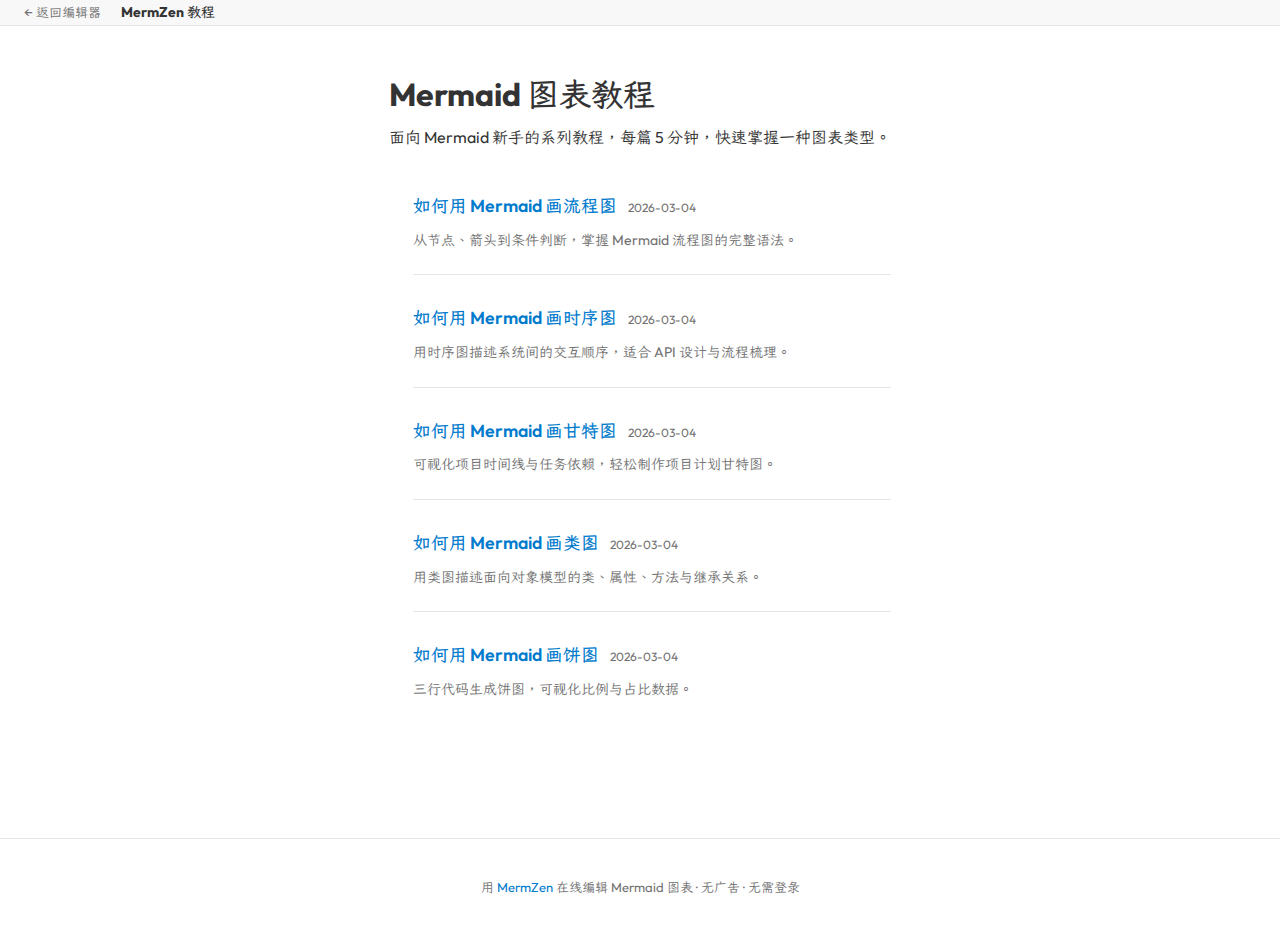
<file: blog/index.html>
<!DOCTYPE html>
<html lang="zh-CN">
<head>
  <meta charset="UTF-8">
  <meta name="viewport" content="width=device-width, initial-scale=1.0">
  <title>Mermaid 图表教程 - MermZen</title>
  <meta name="description" content="MermZen 出品的 Mermaid 图表教程，涵盖流程图、时序图、甘特图、类图、饼图，5分钟快速上手。">
  <meta name="robots" content="index, follow">
  <link rel="canonical" href="https://caoergou.github.io/mermzen/blog/">
  <link rel="icon" type="image/svg+xml" href="data:image/svg+xml,<svg xmlns='http://www.w3.org/2000/svg' viewBox='0 0 32 32'><rect width='32' height='32' rx='6' fill='%23333'/><circle cx='16' cy='7' r='3' fill='%2300b4d8'/><circle cx='7' cy='25' r='3' fill='%2300b4d8'/><circle cx='25' cy='25' r='3' fill='%2300b4d8'/><line x1='16' y1='10' x2='7' y2='22' stroke='%2300b4d8' stroke-width='2'/><line x1='16' y1='10' x2='25' y2='22' stroke='%2300b4d8' stroke-width='2'/></svg>">
  <link rel="preconnect" href="https://fonts.googleapis.com">
  <link rel="preconnect" href="https://fonts.gstatic.com" crossorigin>
  <link rel="stylesheet" href="https://fonts.googleapis.com/css2?family=Outfit:wght@400;500;600;700&family=LXGW+WenKai+TC&display=swap">
  <link rel="stylesheet" href="../style.css">
  <link rel="stylesheet" href="blog.css">
</head>
<body>
  <header class="blog-header">
    <a href="../index.html">← 返回编辑器</a>
    <span class="blog-logo">MermZen 教程</span>
  </header>

  <main class="blog-post">
    <h1>Mermaid 图表教程</h1>
    <p>面向 Mermaid 新手的系列教程，每篇 5 分钟，快速掌握一种图表类型。</p>

    <ul class="post-list">
      <li>
        <a href="flowchart.html">如何用 Mermaid 画流程图</a>
        <span class="post-date">2026-03-04</span>
        <p>从节点、箭头到条件判断，掌握 Mermaid 流程图的完整语法。</p>
      </li>
      <li>
        <a href="sequence.html">如何用 Mermaid 画时序图</a>
        <span class="post-date">2026-03-04</span>
        <p>用时序图描述系统间的交互顺序，适合 API 设计与流程梳理。</p>
      </li>
      <li>
        <a href="gantt.html">如何用 Mermaid 画甘特图</a>
        <span class="post-date">2026-03-04</span>
        <p>可视化项目时间线与任务依赖，轻松制作项目计划甘特图。</p>
      </li>
      <li>
        <a href="class.html">如何用 Mermaid 画类图</a>
        <span class="post-date">2026-03-04</span>
        <p>用类图描述面向对象模型的类、属性、方法与继承关系。</p>
      </li>
      <li>
        <a href="pie.html">如何用 Mermaid 画饼图</a>
        <span class="post-date">2026-03-04</span>
        <p>三行代码生成饼图，可视化比例与占比数据。</p>
      </li>
    </ul>
  </main>

  <footer class="blog-footer">
    <p>用 <a href="../index.html">MermZen</a> 在线编辑 Mermaid 图表 · 无广告 · 无需登录</p>
  </footer>
</body>
</html>
</file>
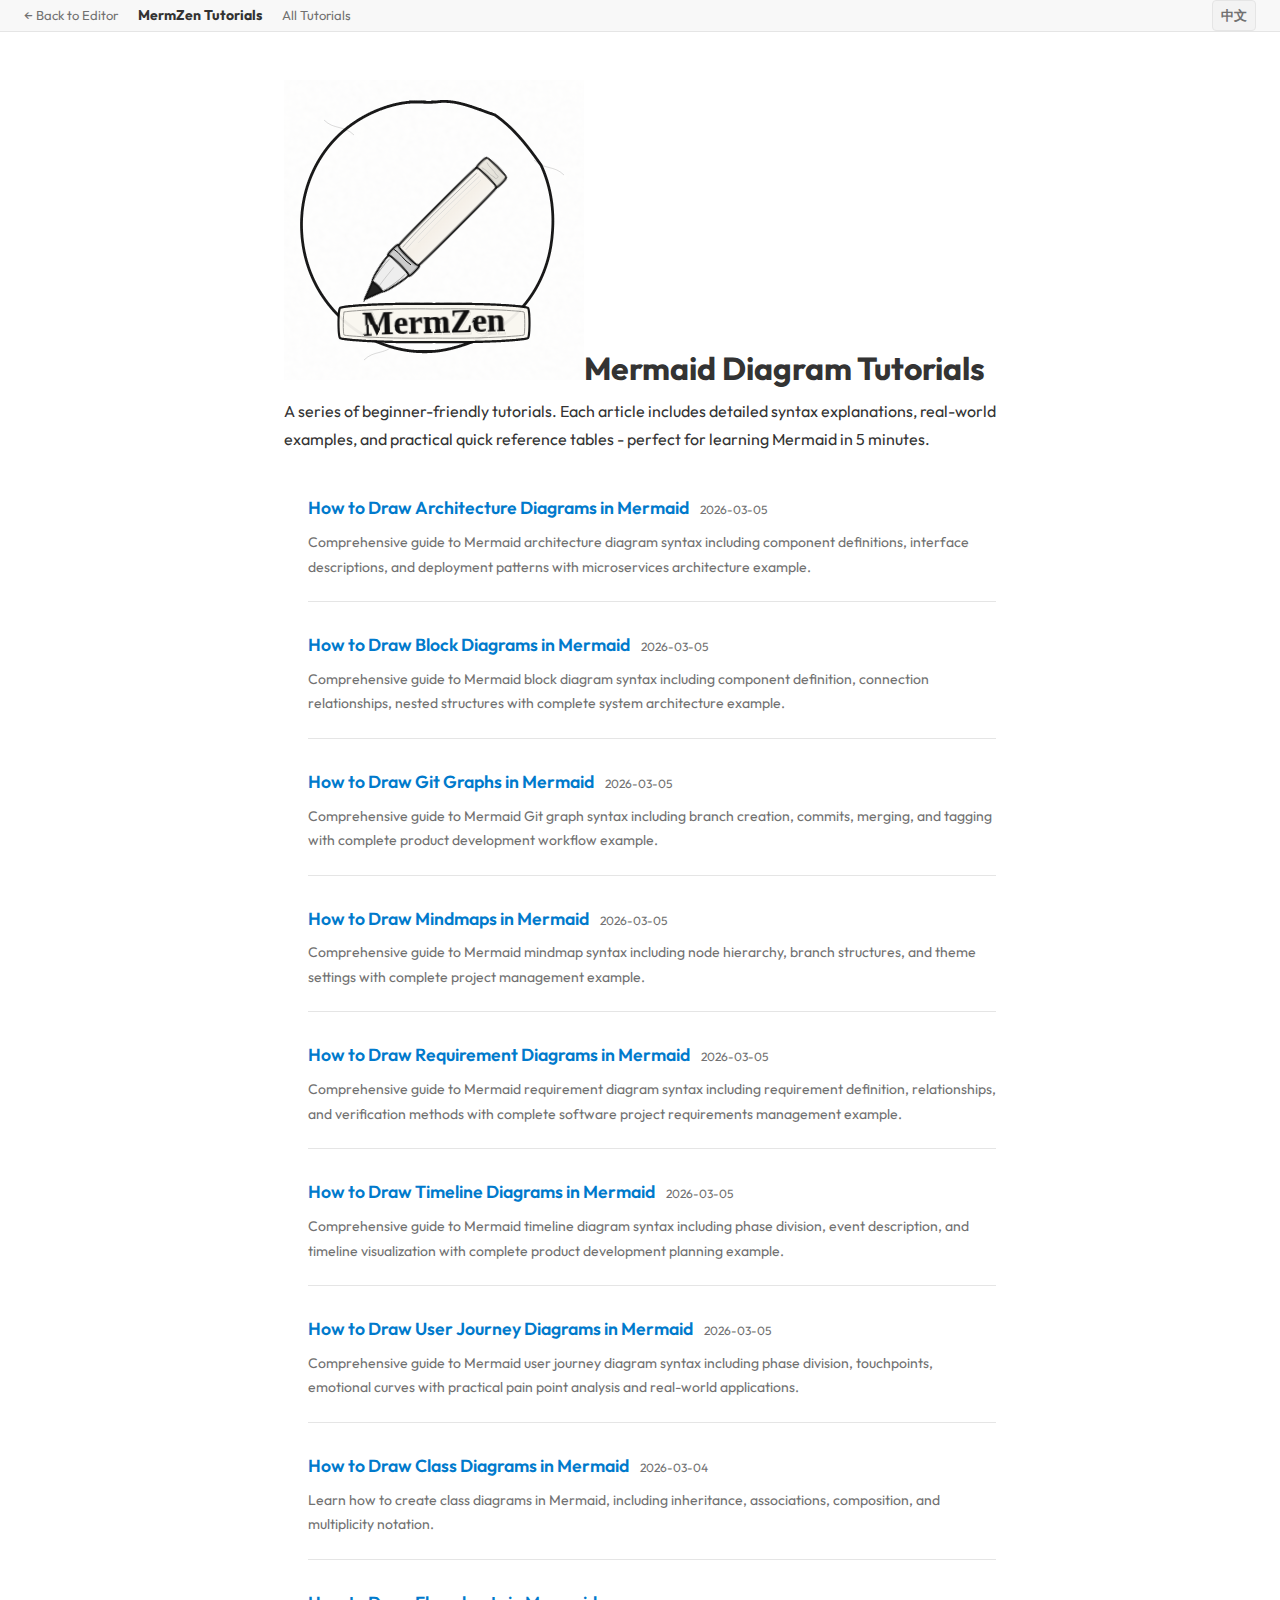
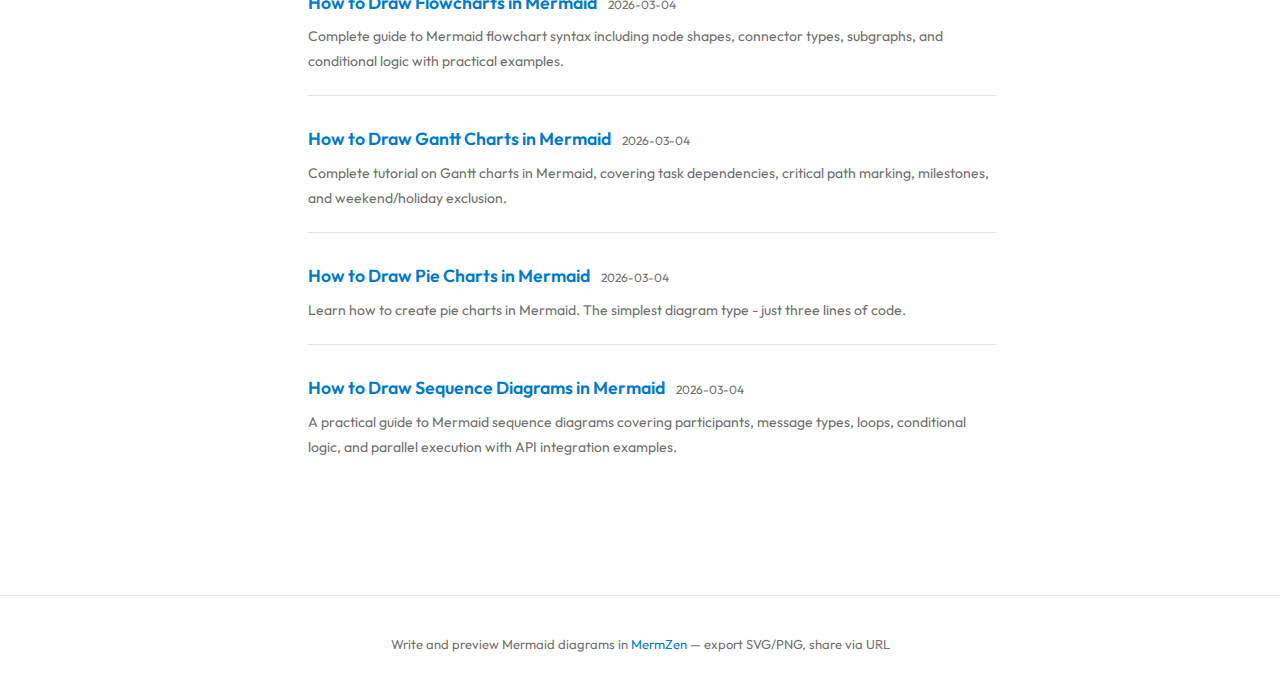
<file: blog/en/index.html>
<!DOCTYPE html>
<html lang="en">
<head>
  <meta charset="UTF-8">
  <meta name="viewport" content="width=device-width, initial-scale=1.0">
  <title>Mermaid Diagram Tutorials - MermZen</title>
  <meta name="description" content="Complete Mermaid diagram tutorials with syntax explanations, practical examples, and quick reference tables - perfect for beginners.">
  <meta name="robots" content="index, follow">
  <link rel="canonical" href="https://eric.run.place/MermZen/blog/en/">
  <link rel="icon" type="image/svg+xml" href="../../logo.svg">
  <link rel="preconnect" href="https://fonts.googleapis.com">
  <link rel="preconnect" href="https://fonts.gstatic.com" crossorigin>
  <link rel="stylesheet" href="https://fonts.googleapis.com/css2?family=Outfit:wght@400;500;600;700&display=swap">
  <link rel="stylesheet" href="../../style.css">
  <link rel="stylesheet" href="../blog.css">
</head>
<body>
  <header class="blog-header">
    <a href="../../index.html">← Back to Editor</a>
    <span class="blog-logo">MermZen Tutorials</span>
    <a href="index.html">All Tutorials</a>
    <div class="blog-header__spacer"></div>
    <a href="../zh/index.html" class="lang-toggle-btn" title="查看中文版本">中文</a>
  </header>

  <main class="blog-post">
    <h1><img src="../../logo.svg" class="blog-h1-icon" alt="">Mermaid Diagram Tutorials</h1>
    <p>A series of beginner-friendly tutorials. Each article includes detailed syntax explanations, real-world examples, and practical quick reference tables - perfect for learning Mermaid in 5 minutes.</p>

    <ul class="post-list">
<!-- POST_LIST_START -->
      <li>
        <a href="architecture.html">How to Draw Architecture Diagrams in Mermaid</a>
        <span class="post-date">2026-03-05</span>
        <p>Comprehensive guide to Mermaid architecture diagram syntax including component definitions, interface descriptions, and deployment patterns with microservices architecture example.</p>
      </li>
      <li>
        <a href="block.html">How to Draw Block Diagrams in Mermaid</a>
        <span class="post-date">2026-03-05</span>
        <p>Comprehensive guide to Mermaid block diagram syntax including component definition, connection relationships, nested structures with complete system architecture example.</p>
      </li>
      <li>
        <a href="gitgraph.html">How to Draw Git Graphs in Mermaid</a>
        <span class="post-date">2026-03-05</span>
        <p>Comprehensive guide to Mermaid Git graph syntax including branch creation, commits, merging, and tagging with complete product development workflow example.</p>
      </li>
      <li>
        <a href="mindmap.html">How to Draw Mindmaps in Mermaid</a>
        <span class="post-date">2026-03-05</span>
        <p>Comprehensive guide to Mermaid mindmap syntax including node hierarchy, branch structures, and theme settings with complete project management example.</p>
      </li>
      <li>
        <a href="requirement.html">How to Draw Requirement Diagrams in Mermaid</a>
        <span class="post-date">2026-03-05</span>
        <p>Comprehensive guide to Mermaid requirement diagram syntax including requirement definition, relationships, and verification methods with complete software project requirements management example.</p>
      </li>
      <li>
        <a href="timeline.html">How to Draw Timeline Diagrams in Mermaid</a>
        <span class="post-date">2026-03-05</span>
        <p>Comprehensive guide to Mermaid timeline diagram syntax including phase division, event description, and timeline visualization with complete product development planning example.</p>
      </li>
      <li>
        <a href="journey.html">How to Draw User Journey Diagrams in Mermaid</a>
        <span class="post-date">2026-03-05</span>
        <p>Comprehensive guide to Mermaid user journey diagram syntax including phase division, touchpoints, emotional curves with practical pain point analysis and real-world applications.</p>
      </li>
      <li>
        <a href="class.html">How to Draw Class Diagrams in Mermaid</a>
        <span class="post-date">2026-03-04</span>
        <p>Learn how to create class diagrams in Mermaid, including inheritance, associations, composition, and multiplicity notation.</p>
      </li>
      <li>
        <a href="flowchart.html">How to Draw Flowcharts in Mermaid</a>
        <span class="post-date">2026-03-04</span>
        <p>Complete guide to Mermaid flowchart syntax including node shapes, connector types, subgraphs, and conditional logic with practical examples.</p>
      </li>
      <li>
        <a href="gantt.html">How to Draw Gantt Charts in Mermaid</a>
        <span class="post-date">2026-03-04</span>
        <p>Complete tutorial on Gantt charts in Mermaid, covering task dependencies, critical path marking, milestones, and weekend/holiday exclusion.</p>
      </li>
      <li>
        <a href="pie.html">How to Draw Pie Charts in Mermaid</a>
        <span class="post-date">2026-03-04</span>
        <p>Learn how to create pie charts in Mermaid. The simplest diagram type - just three lines of code.</p>
      </li>
      <li>
        <a href="sequence.html">How to Draw Sequence Diagrams in Mermaid</a>
        <span class="post-date">2026-03-04</span>
        <p>A practical guide to Mermaid sequence diagrams covering participants, message types, loops, conditional logic, and parallel execution with API integration examples.</p>
      </li>
    <!-- POST_LIST_END -->
    </ul>
  </main>

  <footer class="blog-footer">
    <p>Write and preview Mermaid diagrams in <a href="../../index.html">MermZen</a> — export SVG/PNG, share via URL</p>
  </footer>
  <script>
    (function () {
      // Auto dark theme detection
      var theme = localStorage.getItem('theme');
      if (theme === 'dark' || (!theme && window.matchMedia('(prefers-color-scheme: dark)').matches)) {
        document.documentElement.setAttribute('data-theme', 'dark');
      }
      // Listen for system theme changes
      window.matchMedia('(prefers-color-scheme: dark)').addEventListener('change', function(e) {
        if (!localStorage.getItem('theme')) {
          document.documentElement.setAttribute('data-theme', e.matches ? 'dark' : 'light');
        }
      });
    })();
  </script>
</body>
</html>
</file>
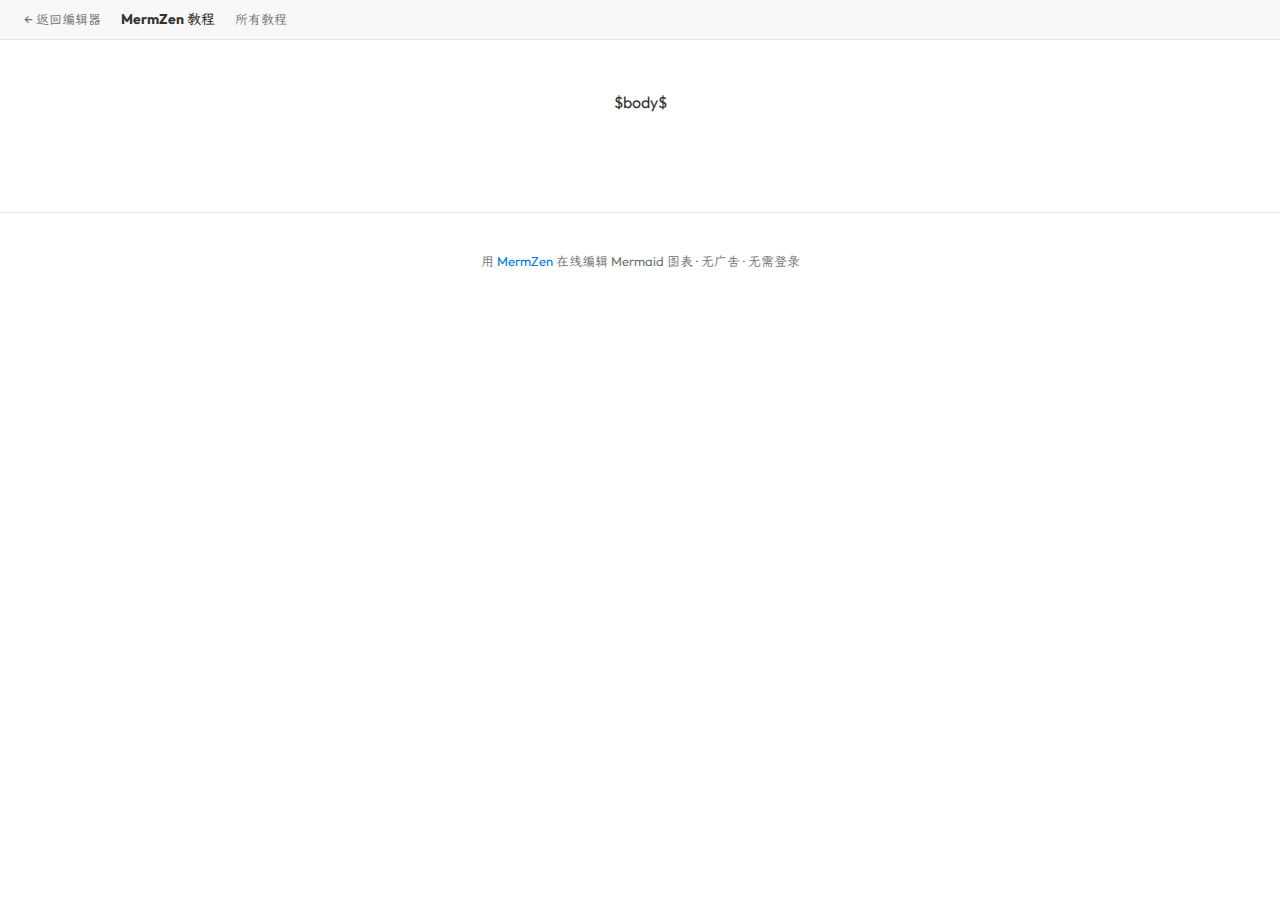
<file: blog/_template.html>
<!DOCTYPE html>
<html lang="zh-CN">
<head>
  <meta charset="UTF-8">
  <meta name="viewport" content="width=device-width, initial-scale=1.0">
  <title>$title$ - MermZen</title>
  <meta name="description" content="$description$">
  <meta name="robots" content="index, follow">
  <link rel="canonical" href="https://caoergou.github.io/mermzen/blog/$slug$.html">

  <meta property="og:type" content="article">
  <meta property="og:title" content="$title$ - MermZen">
  <meta property="og:description" content="$description$">
  <meta property="og:url" content="https://caoergou.github.io/mermzen/blog/$slug$.html">
  <meta property="og:site_name" content="MermZen">

  <script type="application/ld+json">
  {
    "@context": "https://schema.org",
    "@type": "Article",
    "headline": "$title$",
    "description": "$description$",
    "datePublished": "$date$",
    "publisher": { "@type": "Organization", "name": "MermZen" }
  }
  </script>

  <link rel="icon" type="image/svg+xml" href="data:image/svg+xml,<svg xmlns='http://www.w3.org/2000/svg' viewBox='0 0 32 32'><rect width='32' height='32' rx='6' fill='%23333'/><circle cx='16' cy='7' r='3' fill='%2300b4d8'/><circle cx='7' cy='25' r='3' fill='%2300b4d8'/><circle cx='25' cy='25' r='3' fill='%2300b4d8'/><line x1='16' y1='10' x2='7' y2='22' stroke='%2300b4d8' stroke-width='2'/><line x1='16' y1='10' x2='25' y2='22' stroke='%2300b4d8' stroke-width='2'/></svg>">
  <link rel="preconnect" href="https://fonts.googleapis.com">
  <link rel="preconnect" href="https://fonts.gstatic.com" crossorigin>
  <link rel="stylesheet" href="https://fonts.googleapis.com/css2?family=Outfit:wght@400;500;600;700&family=JetBrains+Mono:wght@400;500&family=LXGW+WenKai+TC&display=swap">
  <link rel="stylesheet" href="../style.css">
  <link rel="stylesheet" href="blog.css">
</head>
<body>
  <header class="blog-header">
    <a href="../index.html">← 返回编辑器</a>
    <span class="blog-logo">MermZen 教程</span>
    <a href="index.html">所有教程</a>
  </header>

  <main class="blog-post">
    $body$
  </main>

  <footer class="blog-footer">
    <p>用 <a href="../index.html">MermZen</a> 在线编辑 Mermaid 图表 · 无广告 · 无需登录</p>
  </footer>
</body>
</html>
</file>
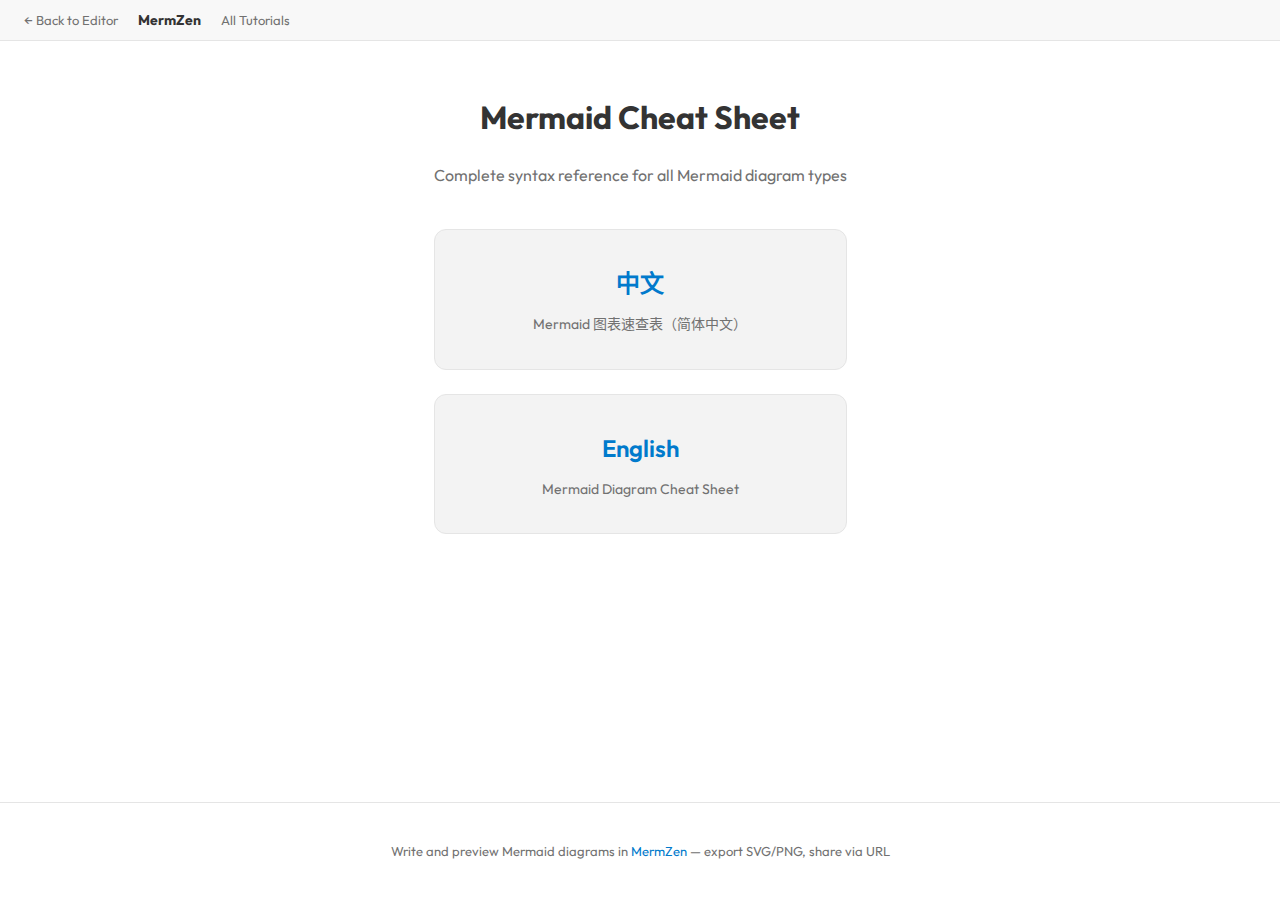
<file: blog/cheat-sheet.html>
<!DOCTYPE html>
<html lang="zh-CN">
<head>
  <meta charset="UTF-8">
  <meta name="viewport" content="width=device-width, initial-scale=1.0">
  <title>Mermaid Cheat Sheet - MermZen</title>
  <meta name="description" content="Complete Mermaid diagram syntax cheat sheet covering all chart types including flowcharts, sequence diagrams, class diagrams, Gantt charts, and more.">
  <meta name="robots" content="index, follow">
  <link rel="canonical" href="https://eric.run.place/MermZen/blog/cheat-sheet.html">
  <link rel="icon" type="image/svg+xml" href="../logo.svg">
  <link rel="preconnect" href="https://fonts.googleapis.com">
  <link rel="preconnect" href="https://fonts.gstatic.com" crossorigin>
  <link rel="stylesheet" href="https://fonts.googleapis.com/css2?family=Outfit:wght@400;500;600;700&family=JetBrains+Mono:wght@400;500&display=swap">
  <link rel="stylesheet" href="blog.css">
  <style>
    body {
      font-family: 'Outfit', system-ui, -apple-system, sans-serif;
      background: var(--bg-primary, #ffffff);
      color: var(--text-primary, #333333);
      line-height: 1.75;
      margin: 0;
      padding: 0;
      min-height: 100vh;
      display: flex;
      flex-direction: column;
    }
    .blog-header {
      background: var(--toolbar-bg, #f8f8f8);
      border-bottom: 1px solid var(--border-color, #e5e5e5);
      padding: 0 24px;
      height: 40px;
      display: flex;
      align-items: center;
      gap: 20px;
      position: sticky;
      top: 0;
      z-index: 100;
    }
    .blog-header a {
      color: var(--text-secondary, #717171);
      text-decoration: none;
      font-size: 13px;
    }
    .blog-header a:hover { color: var(--accent, #007acc); }
    .blog-header .blog-logo {
      font-weight: 700;
      color: var(--text-primary, #333);
      font-size: 14px;
    }
    .blog-header__spacer { flex: 1; }
    .lang-toggle-btn {
      background: var(--bg-secondary, #f3f3f3);
      border: 1px solid var(--border-color, #e5e5e5);
      border-radius: 4px;
      color: var(--text-secondary, #717171);
      cursor: pointer;
      font-size: 12px;
      font-weight: 600;
      padding: 3px 8px;
      font-family: inherit;
    }
    .main-content {
      flex: 1;
      max-width: 760px;
      margin: 0 auto;
      padding: 48px 24px;
      text-align: center;
    }
    h1 {
      font-size: 2rem;
      font-weight: 700;
      margin: 0 0 16px;
      color: var(--text-primary, #333);
    }
    .subtitle {
      color: var(--text-secondary, #717171);
      font-size: 16px;
      margin-bottom: 40px;
    }
    .language-cards {
      display: grid;
      grid-template-columns: repeat(auto-fit, minmax(280px, 1fr));
      gap: 24px;
      margin-top: 40px;
    }
    .lang-card {
      background: var(--bg-secondary, #f3f3f3);
      border: 1px solid var(--border-color, #e5e5e5);
      border-radius: 12px;
      padding: 32px 24px;
      text-decoration: none;
      color: inherit;
      transition: transform 0.15s, box-shadow 0.15s;
    }
    .lang-card:hover {
      transform: translateY(-4px);
      box-shadow: 0 8px 24px rgba(0,0,0,0.1);
      border-color: var(--accent, #007acc);
    }
    .lang-card h2 {
      font-size: 1.5rem;
      font-weight: 600;
      margin: 0 0 8px;
      color: var(--accent, #007acc);
    }
    .lang-card p {
      color: var(--text-secondary, #717171);
      margin: 0;
      font-size: 14px;
    }
    .blog-footer {
      border-top: 1px solid var(--border-color, #e5e5e5);
      text-align: center;
      padding: 24px;
      font-size: 13px;
      color: var(--text-secondary, #717171);
    }
    .blog-footer a { color: var(--accent, #007acc); text-decoration: none; }
    @media (max-width: 600px) {
      .main-content { padding: 28px 16px; }
      h1 { font-size: 1.55rem; }
    }
  </style>
</head>
<body>
  <header class="blog-header">
    <a href="../index.html">← Back to Editor</a>
    <span class="blog-logo">MermZen</span>
    <a href="zh/index.html">All Tutorials</a>
    <div class="blog-header__spacer"></div>
  </header>

  <main class="main-content">
    <h1>Mermaid Cheat Sheet</h1>
    <p class="subtitle">Complete syntax reference for all Mermaid diagram types</p>
    
    <div class="language-cards">
      <a href="zh/cheat-sheet.html" class="lang-card">
        <h2>中文</h2>
        <p>Mermaid 图表速查表（简体中文）</p>
      </a>
      <a href="en/cheat-sheet.html" class="lang-card">
        <h2>English</h2>
        <p>Mermaid Diagram Cheat Sheet</p>
      </a>
    </div>
  </main>

  <footer class="blog-footer">
    <p>Write and preview Mermaid diagrams in <a href="../index.html">MermZen</a> — export SVG/PNG, share via URL</p>
  </footer>

  <script>
    (function() {
      // Auto-detect language preference
      var userLang = navigator.language || navigator.userLanguage;
      if (userLang && userLang.toLowerCase().startsWith('zh')) {
        window.location.href = 'zh/cheat-sheet.html';
      }
    })();
  </script>
</body>
</html>
</file>
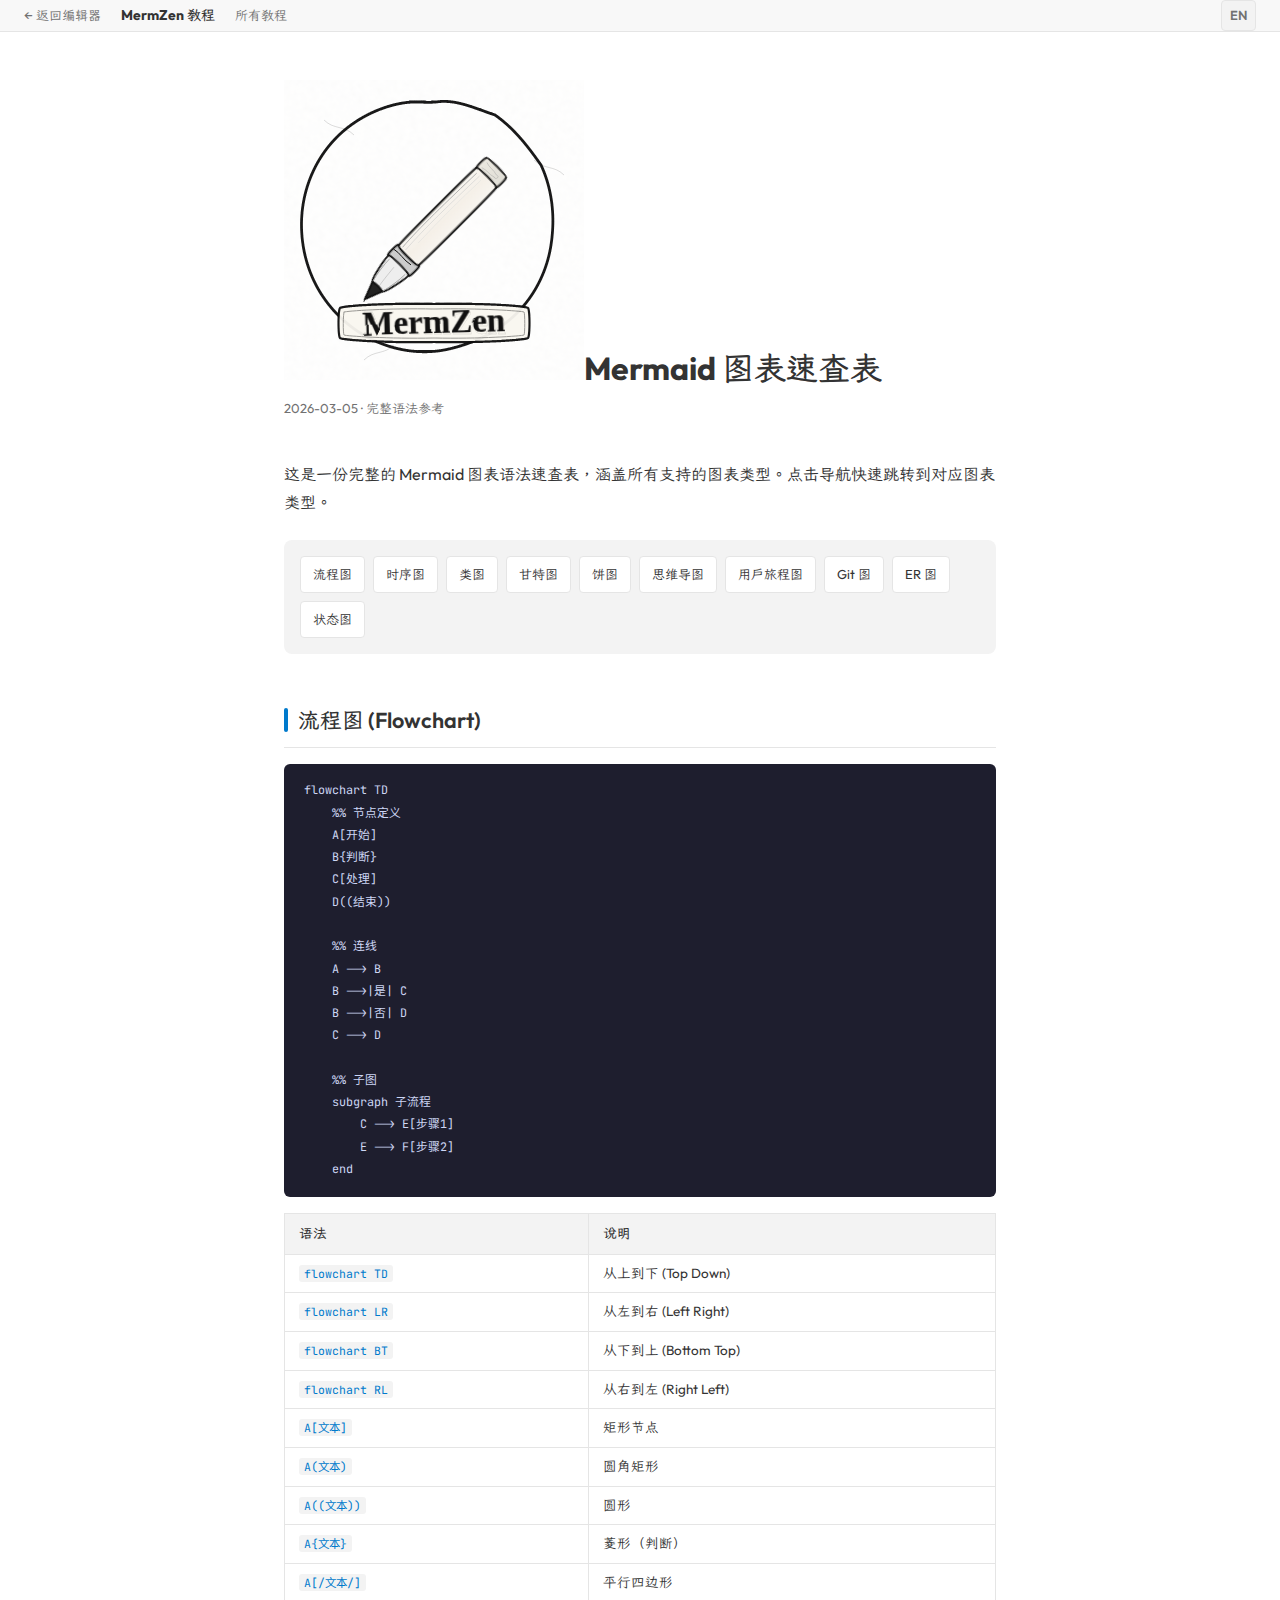
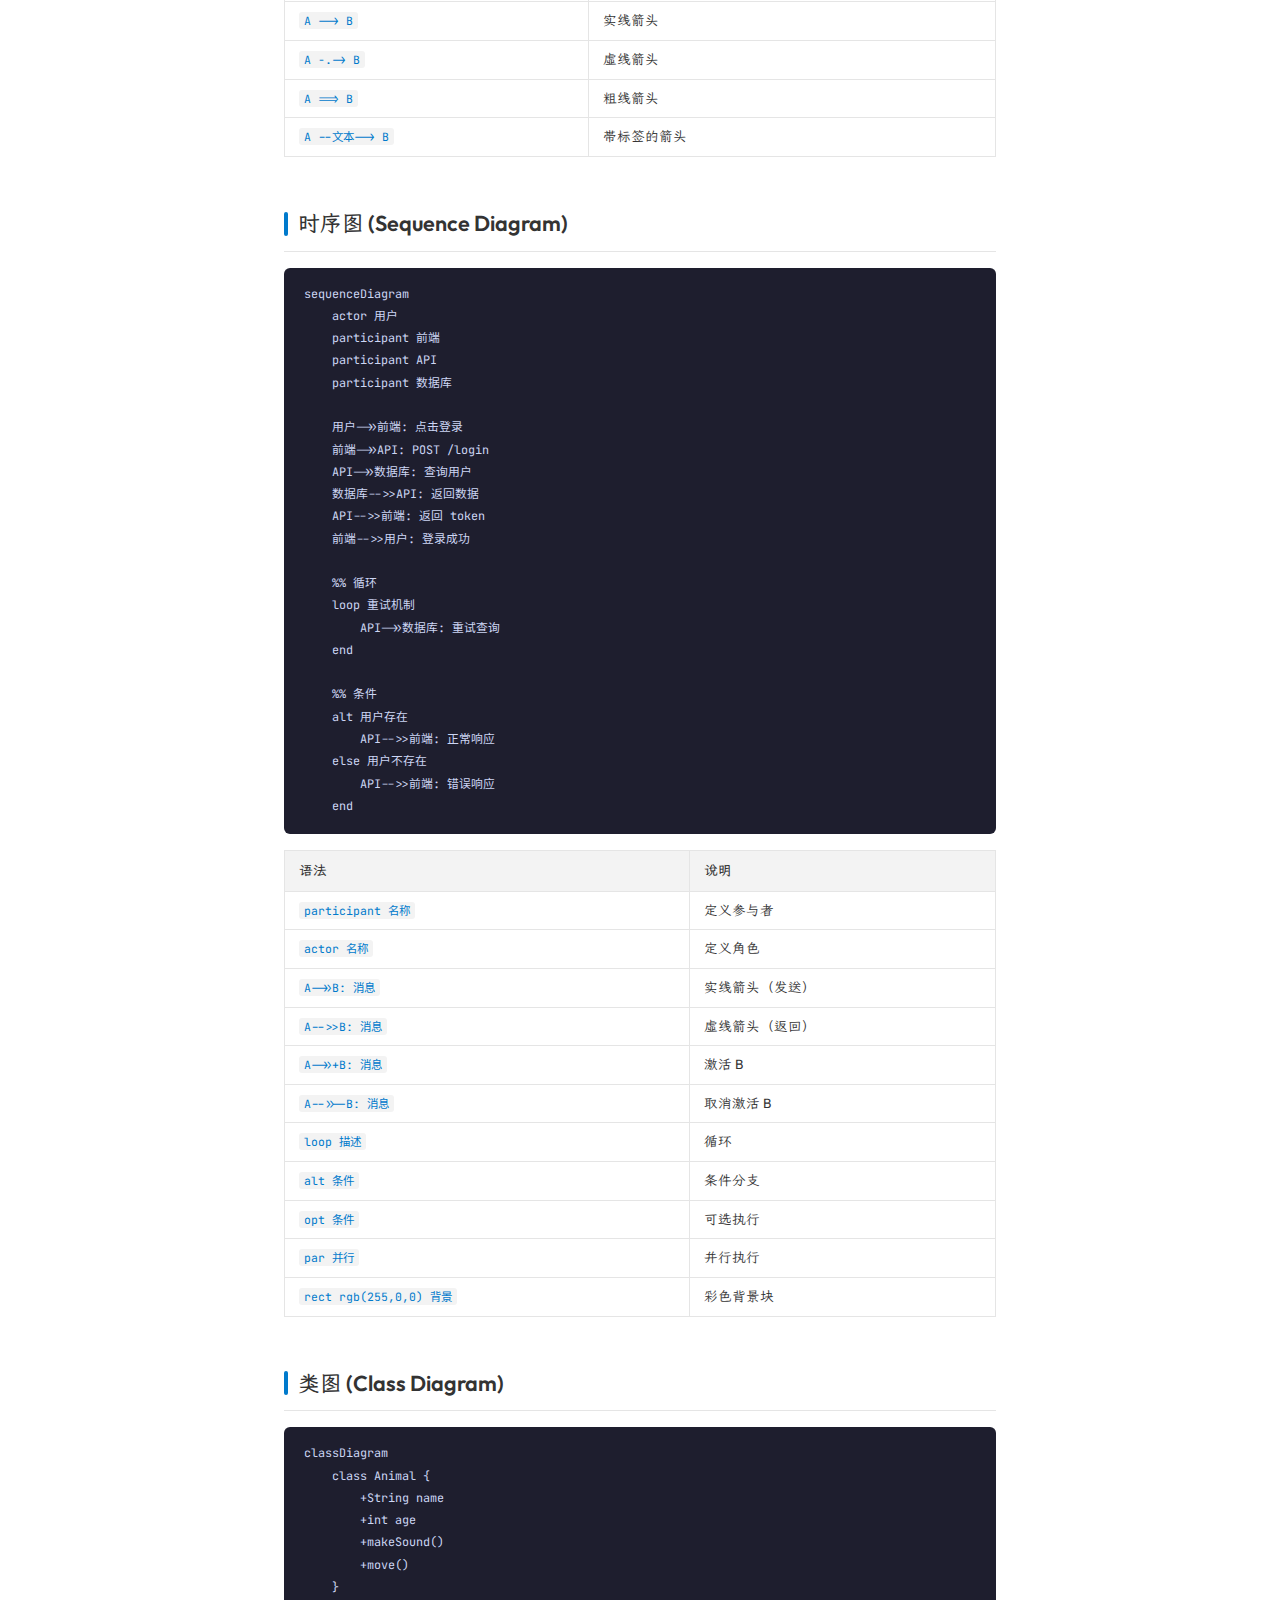
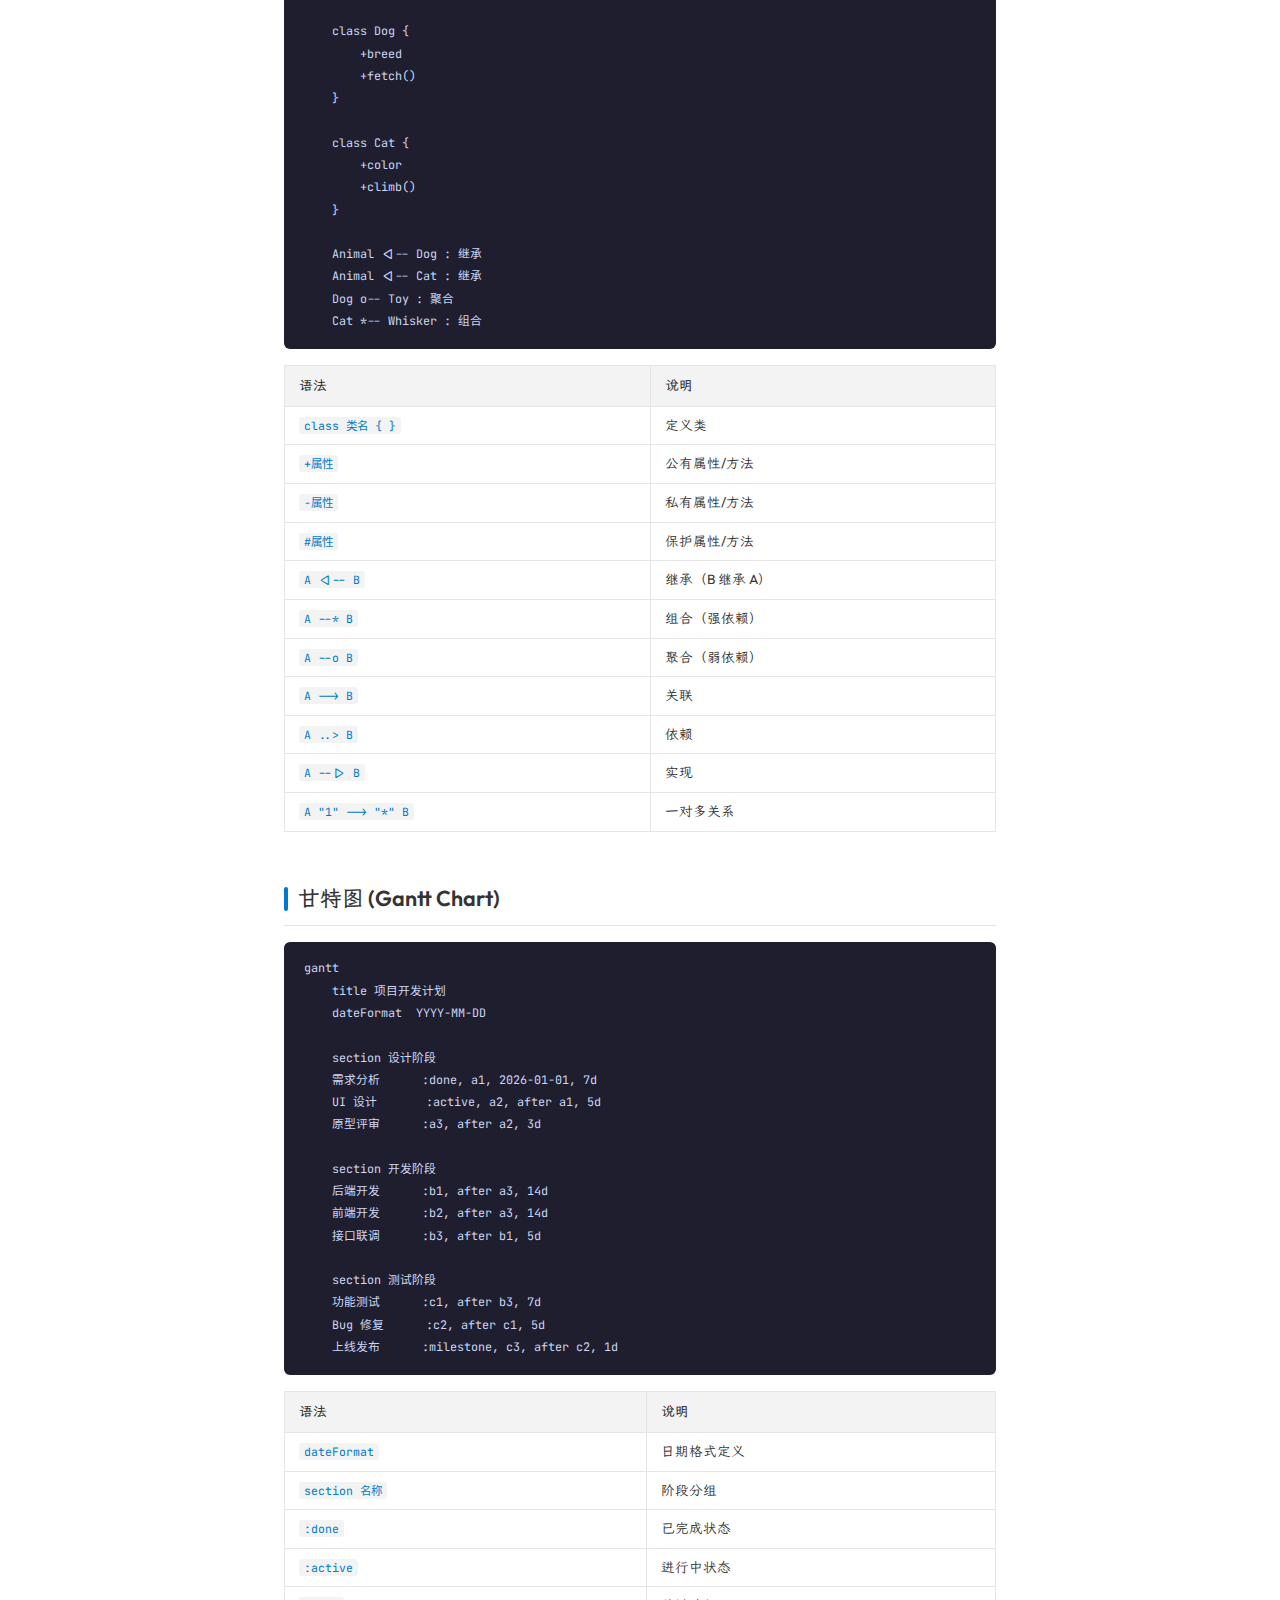
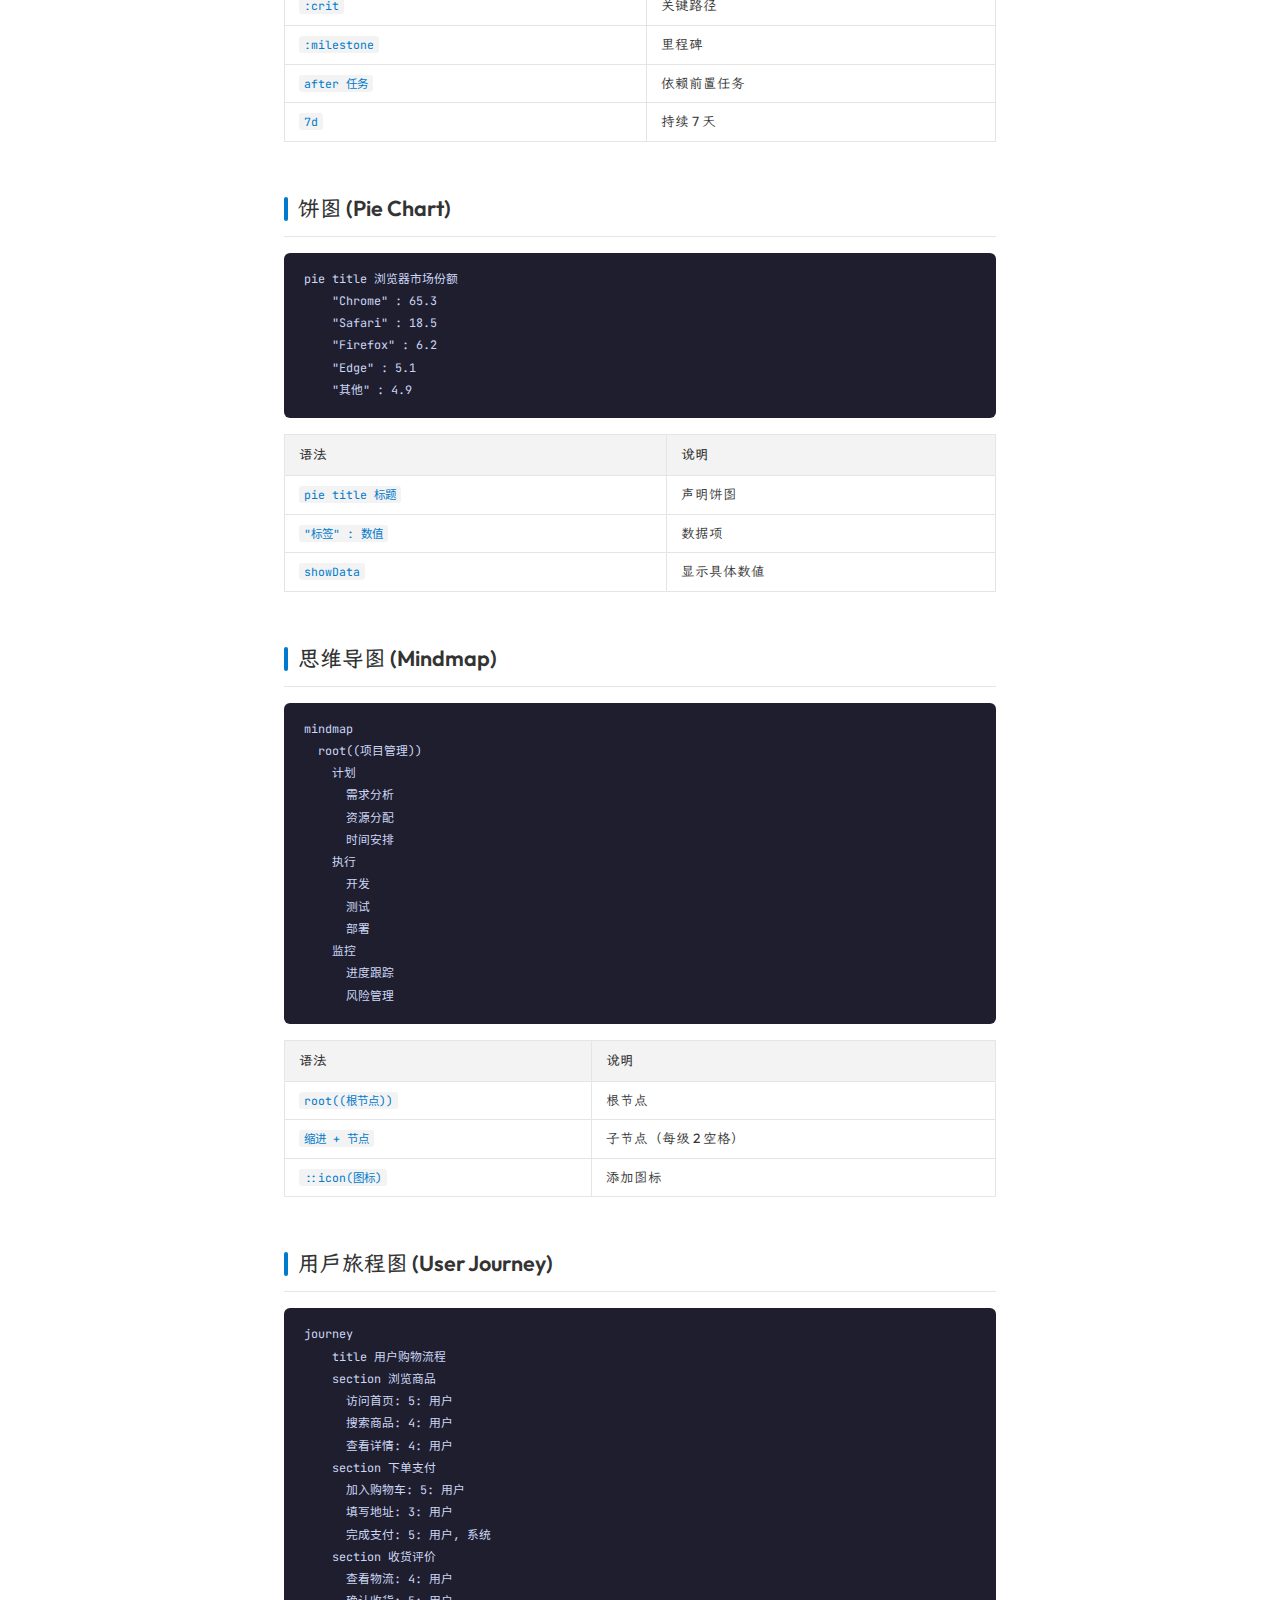
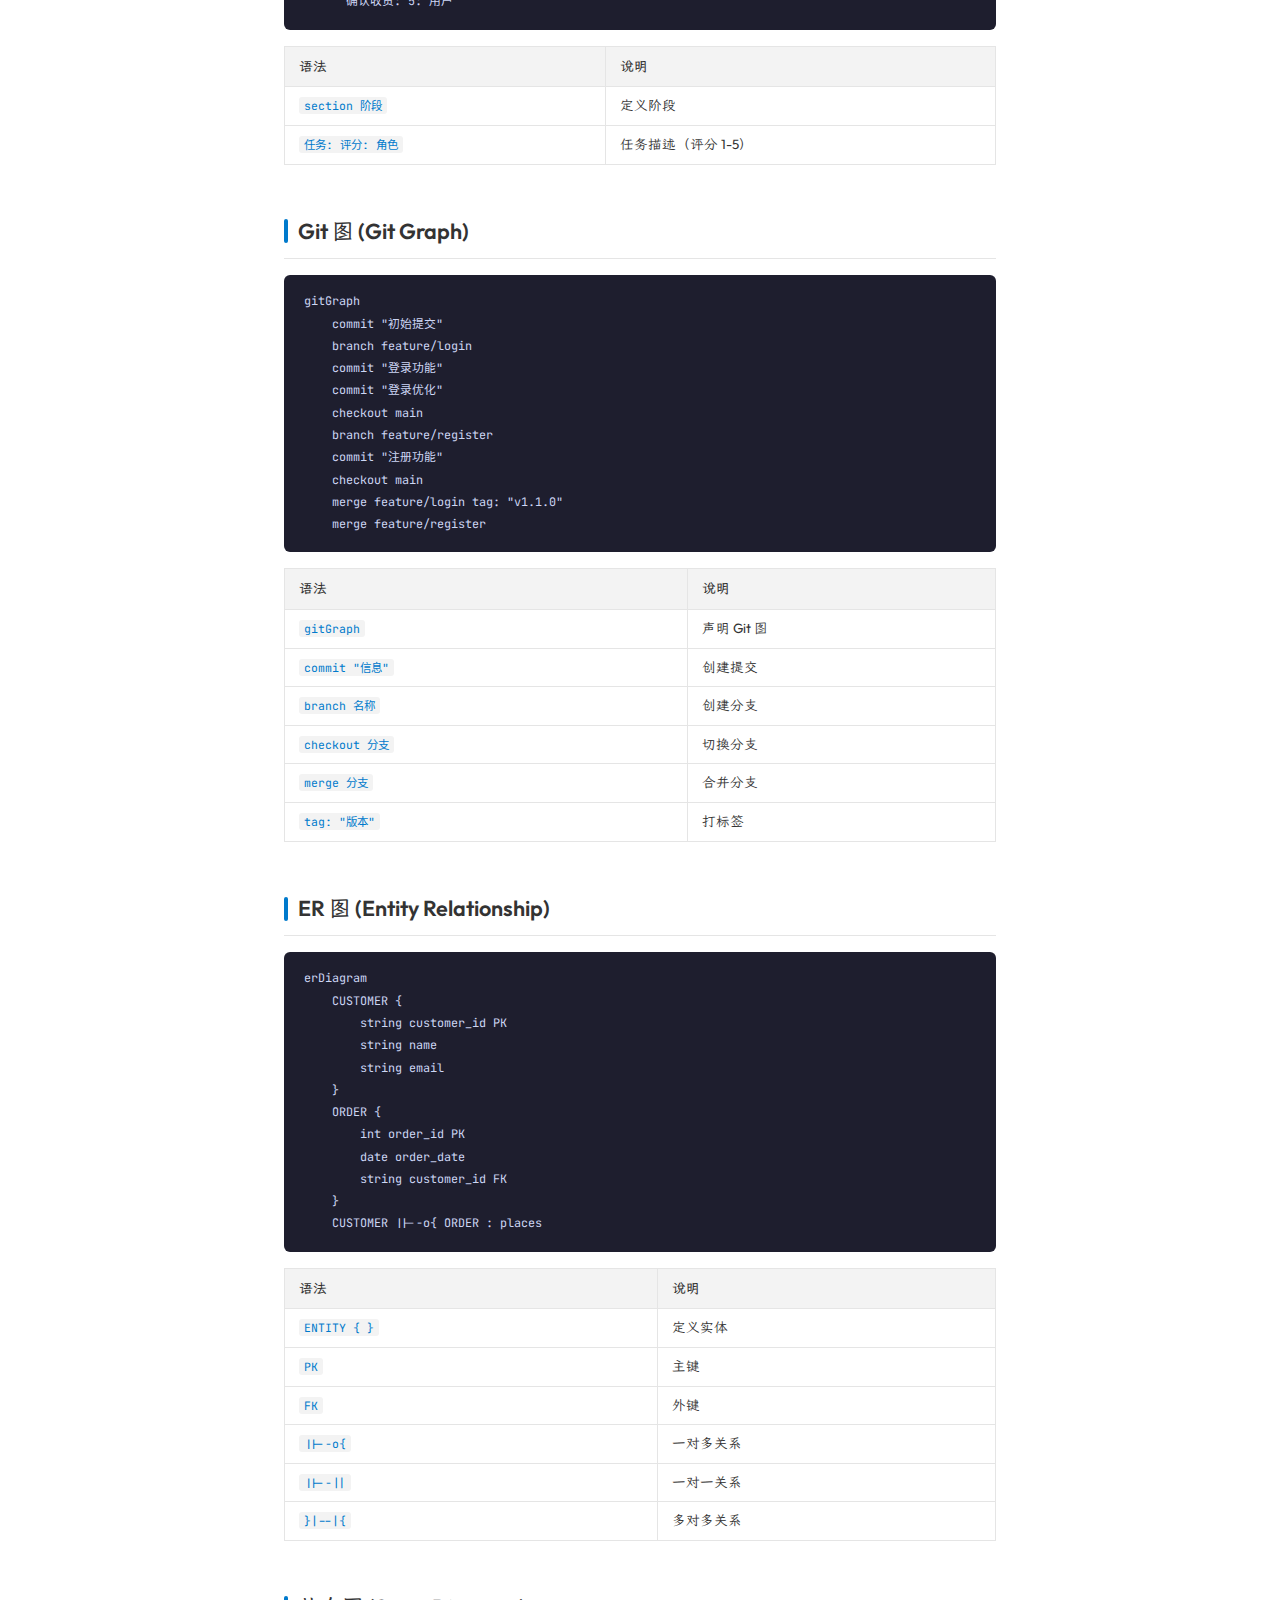
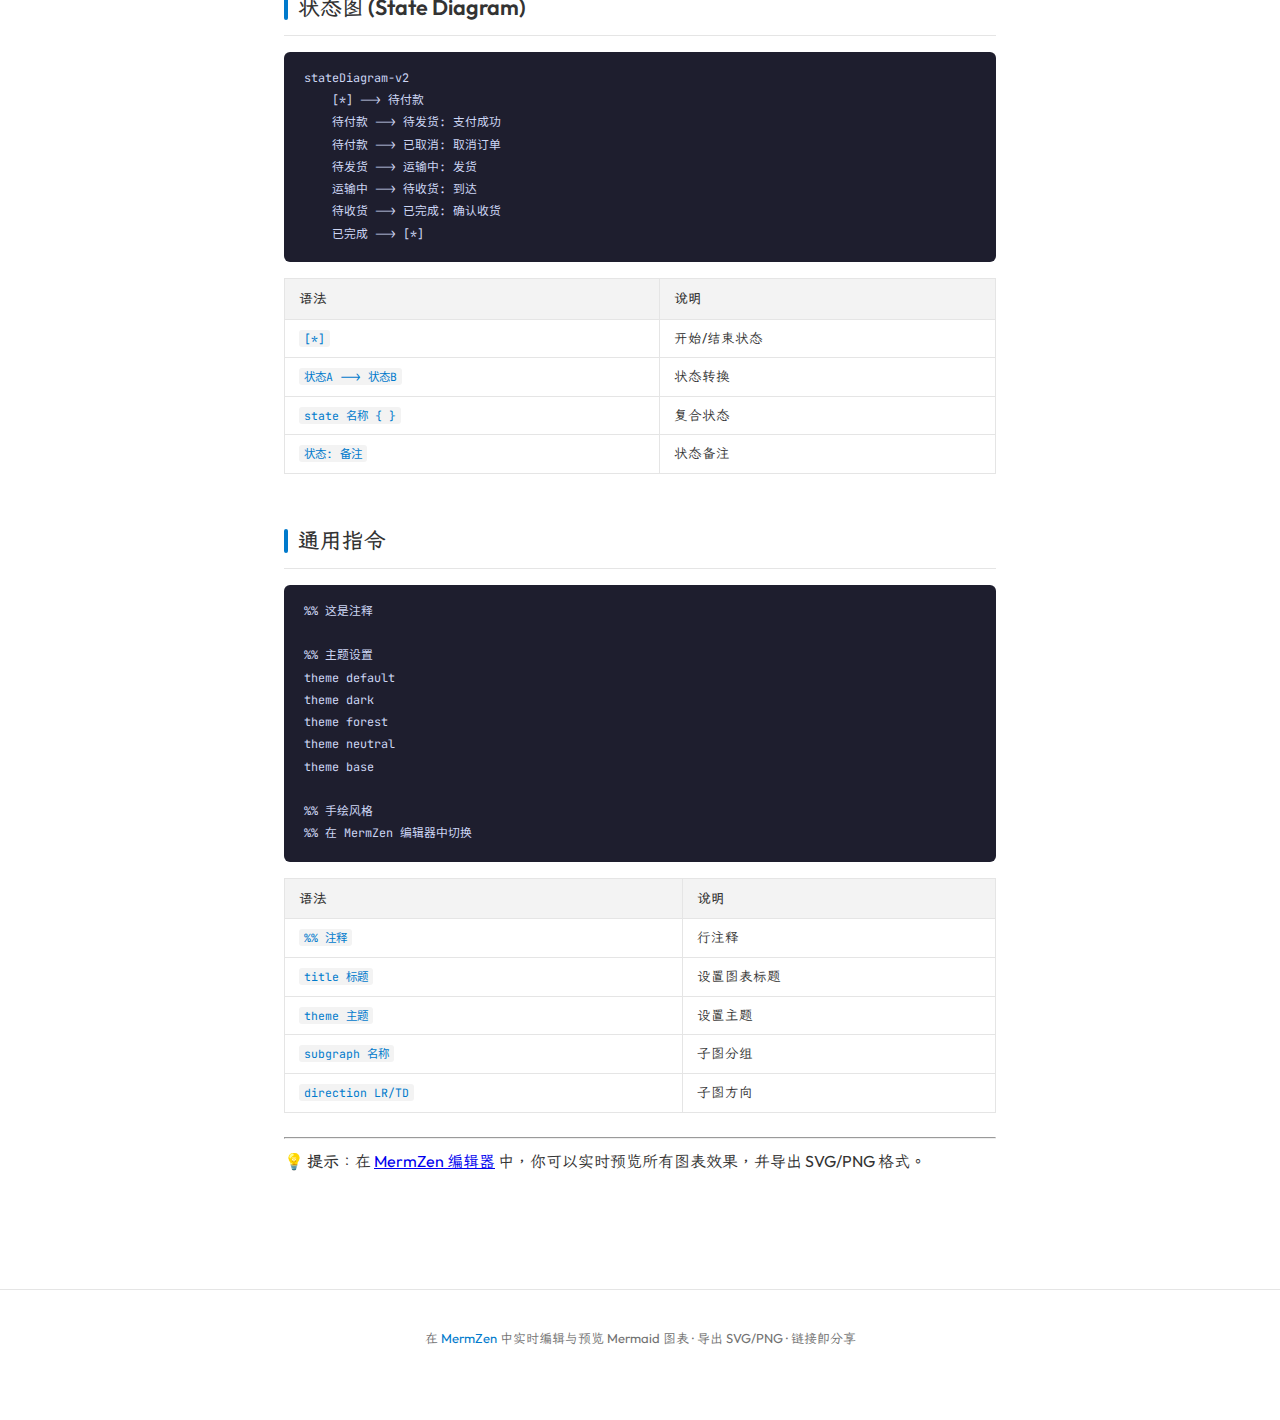
<file: blog/zh/cheat-sheet.html>
<!DOCTYPE html>
<html lang="zh-CN">
<head>
  <meta charset="UTF-8">
  <meta name="viewport" content="width=device-width, initial-scale=1.0">
  <title>Mermaid 图表速查表 - MermZen</title>
  <meta name="description" content="Mermaid 图表完整语法速查表，包含流程图、时序图、类图、甘特图、饼图、思维导图等所有图表类型的语法参考。">
  <meta name="robots" content="index, follow">
  <link rel="canonical" href="https://eric.run.place/MermZen/blog/zh/cheat-sheet.html">

  <meta property="og:type" content="article">
  <meta property="og:title" content="Mermaid 图表速查表 - MermZen">
  <meta property="og:description" content="Mermaid 图表完整语法速查表，包含流程图、时序图、类图、甘特图、饼图、思维导图等所有图表类型的语法参考。">
  <meta property="og:url" content="https://eric.run.place/MermZen/blog/zh/cheat-sheet.html">
  <meta property="og:site_name" content="MermZen">
  <meta property="og:locale" content="zh_CN">

  <script type="application/ld+json">
  {
    "@context": "https://schema.org",
    "@type": "Article",
    "headline": "Mermaid 图表速查表",
    "description": "Mermaid 图表完整语法速查表，包含流程图、时序图、类图、甘特图、饼图、思维导图等所有图表类型的语法参考。",
    "datePublished": "2026-03-05",
    "publisher": { "@type": "Organization", "name": "MermZen" }
  }
  </script>

  <link rel="icon" type="image/svg+xml" href="../../logo.svg">
  <link rel="preconnect" href="https://fonts.googleapis.com">
  <link rel="preconnect" href="https://fonts.gstatic.com" crossorigin>
  <link rel="stylesheet" href="https://fonts.googleapis.com/css2?family=Outfit:wght@400;500;600;700&family=JetBrains+Mono:wght@400;500&family=LXGW+WenKai+TC&display=swap">
  <link rel="stylesheet" href="../../style.css">
  <link rel="stylesheet" href="../blog.css">
  <style>
    .cheat-sheet-nav {
      display: flex;
      flex-wrap: wrap;
      gap: 8px;
      margin: 24px 0;
      padding: 16px;
      background: var(--bg-secondary, #f3f3f3);
      border-radius: 8px;
    }
    .cheat-sheet-nav a {
      padding: 6px 12px;
      background: var(--bg-primary, #fff);
      border: 1px solid var(--border-color, #e5e5e5);
      border-radius: 4px;
      color: var(--text-primary, #333);
      text-decoration: none;
      font-size: 13px;
    }
    .cheat-sheet-nav a:hover {
      background: var(--accent, #007acc);
      color: #fff;
      border-color: var(--accent, #007acc);
    }
    .cheat-sheet-section {
      margin-top: 48px;
    }
    .cheat-sheet-section h2 {
      display: flex;
      align-items: center;
      gap: 10px;
    }
    .cheat-sheet-section h2::before {
      content: '';
      display: inline-block;
      width: 4px;
      height: 24px;
      background: var(--accent, #007acc);
      border-radius: 2px;
    }
  </style>
</head>
<body>
  <header class="blog-header">
    <a href="../../index.html">← 返回编辑器</a>
    <span class="blog-logo">MermZen 教程</span>
    <a href="index.html">所有教程</a>
    <div class="blog-header__spacer"></div>
    <a href="../en/cheat-sheet.html" class="lang-toggle-btn" title="View in English">EN</a>
  </header>

  <main class="blog-post">
    <h1>Mermaid 图表速查表</h1>
    <p><span class="post-meta">2026-03-05 · 完整语法参考</p>
    <p>这是一份完整的 Mermaid 图表语法速查表，涵盖所有支持的图表类型。点击导航快速跳转到对应图表类型。</p>

    <nav class="cheat-sheet-nav">
      <a href="#flowchart">流程图</a>
      <a href="#sequence">时序图</a>
      <a href="#class">类图</a>
      <a href="#gantt">甘特图</a>
      <a href="#pie">饼图</a>
      <a href="#mindmap">思维导图</a>
      <a href="#journey">用户旅程图</a>
      <a href="#gitgraph">Git 图</a>
      <a href="#er">ER 图</a>
      <a href="#state">状态图</a>
    </nav>

    <div class="cheat-sheet-section" id="flowchart">
      <h2>流程图 (Flowchart)</h2>
      <pre><code>flowchart TD
    %% 节点定义
    A[开始]
    B{判断}
    C[处理]
    D((结束))

    %% 连线
    A --> B
    B -->|是| C
    B -->|否| D
    C --> D

    %% 子图
    subgraph 子流程
        C --> E[步骤1]
        E --> F[步骤2]
    end</code></pre>
      <table>
        <thead>
          <tr><th>语法</th><th>说明</th></tr>
        </thead>
        <tbody>
          <tr><td><code>flowchart TD</code></td><td>从上到下 (Top Down)</td></tr>
          <tr><td><code>flowchart LR</code></td><td>从左到右 (Left Right)</td></tr>
          <tr><td><code>flowchart BT</code></td><td>从下到上 (Bottom Top)</td></tr>
          <tr><td><code>flowchart RL</code></td><td>从右到左 (Right Left)</td></tr>
          <tr><td><code>A[文本]</code></td><td>矩形节点</td></tr>
          <tr><td><code>A(文本)</code></td><td>圆角矩形</td></tr>
          <tr><td><code>A((文本))</code></td><td>圆形</td></tr>
          <tr><td><code>A{文本}</code></td><td>菱形（判断）</td></tr>
          <tr><td><code>A[/文本/]</code></td><td>平行四边形</td></tr>
          <tr><td><code>A --> B</code></td><td>实线箭头</td></tr>
          <tr><td><code>A -.-> B</code></td><td>虚线箭头</td></tr>
          <tr><td><code>A ==> B</code></td><td>粗线箭头</td></tr>
          <tr><td><code>A --文本--> B</code></td><td>带标签的箭头</td></tr>
        </tbody>
      </table>
    </div>

    <div class="cheat-sheet-section" id="sequence">
      <h2>时序图 (Sequence Diagram)</h2>
      <pre><code>sequenceDiagram
    actor 用户
    participant 前端
    participant API
    participant 数据库

    用户->>前端: 点击登录
    前端->>API: POST /login
    API->>数据库: 查询用户
    数据库-->>API: 返回数据
    API-->>前端: 返回 token
    前端-->>用户: 登录成功

    %% 循环
    loop 重试机制
        API->>数据库: 重试查询
    end

    %% 条件
    alt 用户存在
        API-->>前端: 正常响应
    else 用户不存在
        API-->>前端: 错误响应
    end</code></pre>
      <table>
        <thead>
          <tr><th>语法</th><th>说明</th></tr>
        </thead>
        <tbody>
          <tr><td><code>participant 名称</code></td><td>定义参与者</td></tr>
          <tr><td><code>actor 名称</code></td><td>定义角色</td></tr>
          <tr><td><code>A->>B: 消息</code></td><td>实线箭头（发送）</td></tr>
          <tr><td><code>A-->>B: 消息</code></td><td>虚线箭头（返回）</td></tr>
          <tr><td><code>A->>+B: 消息</code></td><td>激活 B</td></tr>
          <tr><td><code>A-->>-B: 消息</code></td><td>取消激活 B</td></tr>
          <tr><td><code>loop 描述</code></td><td>循环</td></tr>
          <tr><td><code>alt 条件</code></td><td>条件分支</td></tr>
          <tr><td><code>opt 条件</code></td><td>可选执行</td></tr>
          <tr><td><code>par 并行</code></td><td>并行执行</td></tr>
          <tr><td><code>rect rgb(255,0,0) 背景</code></td><td>彩色背景块</td></tr>
        </tbody>
      </table>
    </div>

    <div class="cheat-sheet-section" id="class">
      <h2>类图 (Class Diagram)</h2>
      <pre><code>classDiagram
    class Animal {
        +String name
        +int age
        +makeSound()
        +move()
    }

    class Dog {
        +breed
        +fetch()
    }

    class Cat {
        +color
        +climb()
    }

    Animal <|-- Dog : 继承
    Animal <|-- Cat : 继承
    Dog o-- Toy : 聚合
    Cat *-- Whisker : 组合</code></pre>
      <table>
        <thead>
          <tr><th>语法</th><th>说明</th></tr>
        </thead>
        <tbody>
          <tr><td><code>class 类名 { }</code></td><td>定义类</td></tr>
          <tr><td><code>+属性</code></td><td>公有属性/方法</td></tr>
          <tr><td><code>-属性</code></td><td>私有属性/方法</td></tr>
          <tr><td><code>#属性</code></td><td>保护属性/方法</td></tr>
          <tr><td><code>A <|-- B</code></td><td>继承（B 继承 A）</td></tr>
          <tr><td><code>A --* B</code></td><td>组合（强依赖）</td></tr>
          <tr><td><code>A --o B</code></td><td>聚合（弱依赖）</td></tr>
          <tr><td><code>A --> B</code></td><td>关联</td></tr>
          <tr><td><code>A ..> B</code></td><td>依赖</td></tr>
          <tr><td><code>A --|> B</code></td><td>实现</td></tr>
          <tr><td><code>A "1" --> "*" B</code></td><td>一对多关系</td></tr>
        </tbody>
      </table>
    </div>

    <div class="cheat-sheet-section" id="gantt">
      <h2>甘特图 (Gantt Chart)</h2>
      <pre><code>gantt
    title 项目开发计划
    dateFormat  YYYY-MM-DD

    section 设计阶段
    需求分析      :done, a1, 2026-01-01, 7d
    UI 设计       :active, a2, after a1, 5d
    原型评审      :a3, after a2, 3d

    section 开发阶段
    后端开发      :b1, after a3, 14d
    前端开发      :b2, after a3, 14d
    接口联调      :b3, after b1, 5d

    section 测试阶段
    功能测试      :c1, after b3, 7d
    Bug 修复      :c2, after c1, 5d
    上线发布      :milestone, c3, after c2, 1d</code></pre>
      <table>
        <thead>
          <tr><th>语法</th><th>说明</th></tr>
        </thead>
        <tbody>
          <tr><td><code>dateFormat</code></td><td>日期格式定义</td></tr>
          <tr><td><code>section 名称</code></td><td>阶段分组</td></tr>
          <tr><td><code>:done</code></td><td>已完成状态</td></tr>
          <tr><td><code>:active</code></td><td>进行中状态</td></tr>
          <tr><td><code>:crit</code></td><td>关键路径</td></tr>
          <tr><td><code>:milestone</code></td><td>里程碑</td></tr>
          <tr><td><code>after 任务</code></td><td>依赖前置任务</td></tr>
          <tr><td><code>7d</code></td><td>持续 7 天</td></tr>
        </tbody>
      </table>
    </div>

    <div class="cheat-sheet-section" id="pie">
      <h2>饼图 (Pie Chart)</h2>
      <pre><code>pie title 浏览器市场份额
    "Chrome" : 65.3
    "Safari" : 18.5
    "Firefox" : 6.2
    "Edge" : 5.1
    "其他" : 4.9</code></pre>
      <table>
        <thead>
          <tr><th>语法</th><th>说明</th></tr>
        </thead>
        <tbody>
          <tr><td><code>pie title 标题</code></td><td>声明饼图</td></tr>
          <tr><td><code>"标签" : 数值</code></td><td>数据项</td></tr>
          <tr><td><code>showData</code></td><td>显示具体数值</td></tr>
        </tbody>
      </table>
    </div>

    <div class="cheat-sheet-section" id="mindmap">
      <h2>思维导图 (Mindmap)</h2>
      <pre><code>mindmap
  root((项目管理))
    计划
      需求分析
      资源分配
      时间安排
    执行
      开发
      测试
      部署
    监控
      进度跟踪
      风险管理</code></pre>
      <table>
        <thead>
          <tr><th>语法</th><th>说明</th></tr>
        </thead>
        <tbody>
          <tr><td><code>root((根节点))</code></td><td>根节点</td></tr>
          <tr><td><code>缩进 + 节点</code></td><td>子节点（每级 2 空格）</td></tr>
          <tr><td><code>::icon(图标)</code></td><td>添加图标</td></tr>
        </tbody>
      </table>
    </div>

    <div class="cheat-sheet-section" id="journey">
      <h2>用户旅程图 (User Journey)</h2>
      <pre><code>journey
    title 用户购物流程
    section 浏览商品
      访问首页: 5: 用户
      搜索商品: 4: 用户
      查看详情: 4: 用户
    section 下单支付
      加入购物车: 5: 用户
      填写地址: 3: 用户
      完成支付: 5: 用户, 系统
    section 收货评价
      查看物流: 4: 用户
      确认收货: 5: 用户</code></pre>
      <table>
        <thead>
          <tr><th>语法</th><th>说明</th></tr>
        </thead>
        <tbody>
          <tr><td><code>section 阶段</code></td><td>定义阶段</td></tr>
          <tr><td><code>任务: 评分: 角色</code></td><td>任务描述（评分 1-5）</td></tr>
        </tbody>
      </table>
    </div>

    <div class="cheat-sheet-section" id="gitgraph">
      <h2>Git 图 (Git Graph)</h2>
      <pre><code>gitGraph
    commit "初始提交"
    branch feature/login
    commit "登录功能"
    commit "登录优化"
    checkout main
    branch feature/register
    commit "注册功能"
    checkout main
    merge feature/login tag: "v1.1.0"
    merge feature/register</code></pre>
      <table>
        <thead>
          <tr><th>语法</th><th>说明</th></tr>
        </thead>
        <tbody>
          <tr><td><code>gitGraph</code></td><td>声明 Git 图</td></tr>
          <tr><td><code>commit "信息"</code></td><td>创建提交</td></tr>
          <tr><td><code>branch 名称</code></td><td>创建分支</td></tr>
          <tr><td><code>checkout 分支</code></td><td>切换分支</td></tr>
          <tr><td><code>merge 分支</code></td><td>合并分支</td></tr>
          <tr><td><code>tag: "版本"</code></td><td>打标签</td></tr>
        </tbody>
      </table>
    </div>

    <div class="cheat-sheet-section" id="er">
      <h2>ER 图 (Entity Relationship)</h2>
      <pre><code>erDiagram
    CUSTOMER {
        string customer_id PK
        string name
        string email
    }
    ORDER {
        int order_id PK
        date order_date
        string customer_id FK
    }
    CUSTOMER ||--o{ ORDER : places</code></pre>
      <table>
        <thead>
          <tr><th>语法</th><th>说明</th></tr>
        </thead>
        <tbody>
          <tr><td><code>ENTITY { }</code></td><td>定义实体</td></tr>
          <tr><td><code>PK</code></td><td>主键</td></tr>
          <tr><td><code>FK</code></td><td>外键</td></tr>
          <tr><td><code>||--o{</code></td><td>一对多关系</td></tr>
          <tr><td><code>||--||</code></td><td>一对一关系</td></tr>
          <tr><td><code>}|--|{</code></td><td>多对多关系</td></tr>
        </tbody>
      </table>
    </div>

    <div class="cheat-sheet-section" id="state">
      <h2>状态图 (State Diagram)</h2>
      <pre><code>stateDiagram-v2
    [*] --> 待付款
    待付款 --> 待发货: 支付成功
    待付款 --> 已取消: 取消订单
    待发货 --> 运输中: 发货
    运输中 --> 待收货: 到达
    待收货 --> 已完成: 确认收货
    已完成 --> [*]</code></pre>
      <table>
        <thead>
          <tr><th>语法</th><th>说明</th></tr>
        </thead>
        <tbody>
          <tr><td><code>[*]</code></td><td>开始/结束状态</td></tr>
          <tr><td><code>状态A --> 状态B</code></td><td>状态转换</td></tr>
          <tr><td><code>state 名称 { }</code></td><td>复合状态</td></tr>
          <tr><td><code>状态: 备注</code></td><td>状态备注</td></tr>
        </tbody>
      </table>
    </div>

    <div class="cheat-sheet-section">
      <h2>通用指令</h2>
      <pre><code>%% 这是注释

%% 主题设置
theme default
theme dark
theme forest
theme neutral
theme base

%% 手绘风格
%% 在 MermZen 编辑器中切换</code></pre>
      <table>
        <thead>
          <tr><th>语法</th><th>说明</th></tr>
        </thead>
        <tbody>
          <tr><td><code>%% 注释</code></td><td>行注释</td></tr>
          <tr><td><code>title 标题</code></td><td>设置图表标题</td></tr>
          <tr><td><code>theme 主题</code></td><td>设置主题</td></tr>
          <tr><td><code>subgraph 名称</code></td><td>子图分组</td></tr>
          <tr><td><code>direction LR/TD</code></td><td>子图方向</td></tr>
        </tbody>
      </table>
    </div>

    <hr>
    <p>💡 <strong>提示</strong>：在 <a href="https://eric.run.place/MermZen/" target="_blank">MermZen 编辑器</a> 中，你可以实时预览所有图表效果，并导出 SVG/PNG 格式。</p>
  </main>

  <footer class="blog-footer">
    <p>在 <a href="../../index.html">MermZen</a> 中实时编辑与预览 Mermaid 图表 · 导出 SVG/PNG · 链接即分享</p>
  </footer>
  <script>
    (function () {
      var theme = localStorage.getItem('theme');
      if (theme === 'dark' || (!theme && window.matchMedia('(prefers-color-scheme: dark)').matches)) {
        document.documentElement.setAttribute('data-theme', 'dark');
      }
      window.matchMedia('(prefers-color-scheme: dark)').addEventListener('change', function(e) {
        if (!localStorage.getItem('theme')) {
          document.documentElement.setAttribute('data-theme', e.matches ? 'dark' : 'light');
        }
      });

      var h1 = document.querySelector('.blog-post h1');
      if (!h1) return;
      var img = document.createElement('img');
      img.src = '../../logo.svg';
      img.alt = '';
      img.className = 'blog-h1-icon';
      h1.insertBefore(img, h1.firstChild);
    })();
  </script>
</body>
</html>
</file>
<file: style.css>
/* ── VS Code–inspired theme variables ────────────────────────────── */
:root {
  --bg-primary: #ffffff;
  --bg-secondary: #f3f3f3;
  --bg-editor: #1e1e2e;
  --text-primary: #333333;
  --text-secondary: #717171;
  --text-editor: #cdd6f4;
  --border-color: #e5e5e5;
  --accent: #007acc;
  --toolbar-bg: #f8f8f8;
  --toolbar-border: #e5e5e5;
  --btn-bg: transparent;
  --btn-hover: rgba(0,0,0,0.06);
  --btn-text: #505050;
  --panel-header-bg: #f3f3f3;
  --tab-active-border: var(--accent);
  --toast-bg: rgba(30,30,30,0.92);
  --toast-text: #fff;
  --divider-color: #e5e5e5;
  --divider-hover: var(--accent);
  --preview-bg: #ffffff;
  --preview-bg-checker: #e8e8e8;
  --error-color: #f14c4c;
  --error-bg: #fff0f0;
  --scrollbar-thumb: rgba(0,0,0,0.15);
  --toggle-bg: #ccc;
  --toggle-active: var(--accent);
  --modal-bg: #ffffff;
  --modal-overlay: rgba(0,0,0,0.4);
  --kbd-bg: #f0f0f0;
  --kbd-border: #d4d4d4;
  --tour-bg: #1e1e1e;
  --tour-text: #fff;
  --tour-arrow: #1e1e1e;
  --statusbar-bg: #007acc;
  --statusbar-text: #fff;
}

[data-theme="dark"] {
  --bg-primary: #1e1e1e;
  --bg-secondary: #252526;
  --bg-editor: #1e1e1e;
  --text-primary: #cccccc;
  --text-secondary: #858585;
  --border-color: #3c3c3c;
  --accent: #0098ff;
  --toolbar-bg: #323233;
  --toolbar-border: #3c3c3c;
  --btn-bg: transparent;
  --btn-hover: rgba(255,255,255,0.08);
  --btn-text: #cccccc;
  --panel-header-bg: #252526;
  --tab-active-border: var(--accent);
  --toast-bg: rgba(0,122,204,0.9);
  --toast-text: #fff;
  --divider-color: #3c3c3c;
  --divider-hover: var(--accent);
  --preview-bg: #1e1e1e;
  --preview-bg-checker: #2d2d2d;
  --error-color: #f48771;
  --error-bg: #332222;
  --scrollbar-thumb: rgba(255,255,255,0.15);
  --toggle-bg: #4a4a4a;
  --toggle-active: var(--accent);
  --modal-bg: #252526;
  --modal-overlay: rgba(0,0,0,0.6);
  --kbd-bg: #333333;
  --kbd-border: #4a4a4a;
  --tour-bg: var(--accent);
  --tour-text: #fff;
  --tour-arrow: var(--accent);
  --statusbar-bg: #007acc;
  --statusbar-text: #fff;
}

*, *::before, *::after { box-sizing: border-box; }

body {
  margin: 0;
  font-family: -apple-system, BlinkMacSystemFont, 'Segoe UI', Roboto, 'Outfit', system-ui, sans-serif;
  background: var(--bg-primary);
  color: var(--text-primary);
  height: 100vh;
  display: flex;
  flex-direction: column;
  overflow: hidden;
  -webkit-font-smoothing: antialiased;
  -moz-osx-font-smoothing: grayscale;
}

/* ── Toolbar (VS Code title bar) ─────────────────────────────────── */
.toolbar {
  display: flex;
  align-items: center;
  justify-content: space-between;
  padding: 0 8px 0 12px;
  height: 35px;
  background: var(--toolbar-bg);
  border-bottom: 1px solid var(--toolbar-border);
  flex-shrink: 0;
  gap: 8px;
  overflow: visible;
  position: relative;
  z-index: 100;
  -webkit-app-region: drag;
}

.toolbar__title {
  font-size: 12px;
  font-weight: 400;
  margin: 0;
  white-space: nowrap;
  display: flex;
  align-items: center;
  gap: 6px;
  color: var(--text-secondary);
  -webkit-app-region: drag;
}
.toolbar__title svg { color: var(--accent); flex-shrink: 0; }

.toolbar__spacer { flex: 1; }

/* ── VS Code-style toolbar button ────────────────────────────────── */
.toolbar-btn {
  display: inline-flex; align-items: center; justify-content: center;
  width: 28px; height: 28px; padding: 0; border: none; background: transparent;
  color: var(--text-secondary); border-radius: 4px; cursor: pointer;
  transition: background 0.1s, color 0.1s; flex-shrink: 0;
  -webkit-app-region: no-drag;
}
.toolbar-btn:hover { background: var(--btn-hover); color: var(--text-primary); }

/* ── Ctrl+K search trigger ───────────────────────────────────────── */
.btn-cmdk {
  display: inline-flex; align-items: center; gap: 8px;
  padding: 3px 10px 3px 8px; height: 24px; font-size: 12px;
  color: var(--text-secondary); background: var(--bg-secondary);
  border: 1px solid var(--border-color); border-radius: 4px;
  cursor: pointer; min-width: 180px; transition: border-color 0.15s;
  -webkit-app-region: no-drag; font-family: inherit;
}
.btn-cmdk:hover { border-color: var(--accent); }
.btn-cmdk__text { flex: 1; text-align: left; font-size: 11px; opacity: 0.7; }
.btn-cmdk kbd {
  font-size: 10px; padding: 0 4px; border-radius: 3px;
  background: transparent; border: 1px solid var(--border-color);
  box-shadow: none; color: var(--text-secondary); line-height: 1.5;
  font-family: -apple-system, BlinkMacSystemFont, sans-serif;
}
.btn-cmdk svg { flex-shrink: 0; opacity: 0.5; }

/* ── Menu Bar ────────────────────────────────────────────────────── */
.menubar {
  display: flex; align-items: center; gap: 0; height: 100%; margin-left: 4px;
  -webkit-app-region: no-drag;
}

.menubar__item {
  position: relative; height: 100%; display: flex; align-items: center;
}

.menubar__trigger {
  display: flex; align-items: center; height: 100%;
  padding: 0 8px; border: none; background: transparent;
  color: var(--text-secondary); font-size: 12px; cursor: pointer;
  border-radius: 0; transition: background 0.05s, color 0.05s;
  white-space: nowrap; font-family: inherit;
}
.menubar__trigger:hover,
.menubar__item.open .menubar__trigger {
  background: var(--btn-hover); color: var(--text-primary);
}

.menubar__dropdown {
  display: none; position: absolute; top: 100%; left: 0;
  background: var(--modal-bg); border: 1px solid var(--border-color);
  border-radius: 0 0 6px 6px; box-shadow: 0 6px 20px rgba(0,0,0,0.18);
  min-width: 220px; z-index: 1000; padding: 4px 0;
  flex-direction: column;
}
.menubar__item.open .menubar__dropdown { display: flex; }

.menubar__dropdown button[data-menu-action] {
  display: flex; align-items: center; gap: 8px;
  width: 100%; border: none; background: transparent;
  padding: 5px 24px 5px 28px; font-size: 12px;
  color: var(--text-primary); cursor: pointer;
  text-align: left; white-space: nowrap; border-radius: 0;
  transition: background 0.05s; position: relative;
  font-family: inherit; line-height: 1.5;
}
.menubar__dropdown button[data-menu-action]:hover {
  background: var(--accent); color: #fff;
}
.menubar__dropdown button[data-menu-action]:hover kbd {
  color: rgba(255,255,255,0.7);
}
.menubar__dropdown button[data-menu-action]:hover svg {
  color: rgba(255,255,255,0.9);
}
.menubar__dropdown button[data-menu-action] > span {
  flex: 1; display: flex; align-items: center; gap: 6px;
}
.menubar__dropdown button[data-menu-action] > span > svg {
  flex-shrink: 0; opacity: 0.6;
}
.menubar__dropdown button[data-menu-action]:hover > span > svg {
  opacity: 1;
}
.menubar__dropdown button[data-menu-action] > kbd {
  font-size: 10px; color: var(--text-secondary); margin-left: auto;
  background: transparent; border: none; box-shadow: none; padding: 0;
}

/* Checkmark for toggle items */
.menubar__dropdown button.has-check::before {
  content: ''; position: absolute; left: 10px; top: 50%; transform: translateY(-50%);
  width: 12px; height: 12px;
}
.menubar__dropdown button.has-check.active::before {
  content: '✓'; font-size: 11px; color: var(--text-primary);
  display: flex; align-items: center; justify-content: center;
}
.menubar__dropdown button.has-check.active:hover::before { color: #fff; }

.menubar__hotkey {
  font-size: 9px; opacity: 0.4; margin-left: 2px;
  text-decoration: underline; text-underline-offset: 1px;
}
.menubar__trigger:hover .menubar__hotkey,
.menubar__item.open .menubar__hotkey { opacity: 0.6; }

.menubar__sep { height: 1px; background: var(--border-color); margin: 4px 0; }

.menubar__label {
  font-size: 10px; font-weight: 600; text-transform: uppercase;
  letter-spacing: 0.4px; color: var(--text-secondary);
  padding: 4px 28px 2px; pointer-events: none;
}
.menubar__hint {
  font-size: 10px; color: var(--text-secondary); opacity: 0.7;
  padding: 2px 28px 4px; pointer-events: none; font-style: italic;
}

.menubar__row {
  display: flex; align-items: center; gap: 8px;
  padding: 5px 24px 5px 28px; font-size: 12px; color: var(--text-primary);
}
.menubar__row select {
  font-size: 11px; padding: 2px 4px; border-radius: 3px;
  background: var(--bg-secondary); border: 1px solid var(--border-color);
  color: var(--text-primary);
}
.menubar__row span { flex: 1; }

.menubar__color-input {
  width: 20px; height: 16px; padding: 0; border: 1px solid var(--border-color);
  border-radius: 3px; cursor: pointer; margin-left: auto; flex-shrink: 0;
  background: transparent;
}

/* ── Settings popover ────────────────────────────────────────────── */
.settings-popover { position: relative; }
.settings-popover__menu {
  display: none;
  position: absolute;
  top: calc(100% + 4px);
  right: 0;
  background: var(--modal-bg);
  border: 1px solid var(--border-color);
  border-radius: 6px;
  box-shadow: 0 4px 16px rgba(0,0,0,0.15);
  min-width: 200px;
  z-index: 1000;
  padding: 6px;
  flex-direction: column;
  gap: 2px;
}
.settings-popover__menu.open { display: flex; }
.settings-row { display: flex; align-items: center; justify-content: space-between; padding: 4px; gap: 12px; }
.settings-label { font-size: 12px; color: var(--text-primary); white-space: nowrap; }
.settings-sep { height: 1px; background: var(--border-color); margin: 3px 0; }
.settings-action-btn {
  width: 100%; justify-content: flex-start; border: none; background: transparent;
  border-radius: 4px; padding: 6px 4px; font-size: 12px; color: var(--text-primary); gap: 8px;
}
.settings-action-btn:hover { background: var(--btn-hover); }

/* ── Context menu (right-click on preview) ───────────────────────── */
.context-menu {
  position: fixed;
  background: var(--modal-bg);
  border: 1px solid var(--border-color);
  border-radius: 6px;
  box-shadow: 0 4px 16px rgba(0,0,0,0.18);
  padding: 4px;
  z-index: 2000;
  min-width: 180px;
  display: flex;
  flex-direction: column;
  gap: 1px;
}
.context-menu__item {
  display: flex; align-items: center; gap: 10px; padding: 6px 12px;
  font-size: 12px; color: var(--text-primary); border-radius: 4px;
  cursor: pointer; border: none; background: transparent; width: 100%; text-align: left; white-space: nowrap;
}
.context-menu__item:hover { background: var(--btn-hover); }
.context-menu__item svg { flex-shrink: 0; color: var(--text-secondary); }
.context-menu__sep { height: 1px; background: var(--border-color); margin: 2px 0; }
.context-menu__label {
  font-size: 10px; font-weight: 600; text-transform: uppercase; letter-spacing: 0.5px;
  color: var(--text-secondary); padding: 4px 12px 2px;
}

.toolbar__sep {
  width: 1px; height: 16px; background: var(--border-color);
  flex-shrink: 0; margin: 0 4px; align-self: center;
}

/* ── Base buttons & selects ──────────────────────────────────────── */
select, button {
  padding: 4px 8px;
  border-radius: 4px;
  border: 1px solid var(--border-color);
  background: var(--bg-secondary);
  color: var(--btn-text);
  font-size: 12px;
  cursor: pointer;
  transition: background 0.1s, border-color 0.1s, color 0.1s;
  white-space: nowrap;
  display: inline-flex;
  align-items: center;
  gap: 4px;
  line-height: 1;
  font-family: inherit;
}
button:hover { background: var(--btn-hover); }
button:active { opacity: 0.85; }
button.success { border-color: #4caf50; color: #4caf50; }

.btn-group { display: flex; gap: 2px; }
.btn-icon { padding: 4px 6px; background: transparent; border: none; color: var(--text-secondary); }
.btn-icon:hover { background: var(--btn-hover); color: var(--text-primary); }

.btn-primary {
  background: var(--accent); color: #fff; border-color: var(--accent); padding: 6px 16px; font-size: 12px;
}
.btn-primary:hover { opacity: 0.9; background: var(--accent); }

.btn-tiny {
  padding: 2px 5px; font-size: 11px; border-radius: 3px;
  background: transparent; border-color: transparent; color: var(--text-secondary); border: none;
}
.btn-tiny:hover { background: var(--btn-hover); }

/* ── Toggle switch ───────────────────────────────────────────────── */
.toggle {
  display: flex; align-items: center; gap: 7px; font-size: 12px;
  cursor: pointer; user-select: none; color: var(--btn-text); white-space: nowrap;
}
.toggle input[type="checkbox"] { position: absolute; opacity: 0; width: 0; height: 0; }
.toggle__track {
  position: relative; width: 30px; height: 17px; background: var(--toggle-bg);
  border-radius: 9px; transition: background 0.2s; flex-shrink: 0;
}
.toggle__thumb {
  position: absolute; top: 2px; left: 2px; width: 13px; height: 13px;
  background: #fff; border-radius: 50%; transition: transform 0.2s; box-shadow: 0 1px 3px rgba(0,0,0,0.2);
}
.toggle input:checked ~ .toggle__track { background: var(--toggle-active); }
.toggle input:checked ~ .toggle__track .toggle__thumb { transform: translateX(13px); }

/* ── Editor layout ───────────────────────────────────────────────── */
.editor-layout {
  display: flex; flex: 1; overflow: hidden; min-height: 0;
}
.panel { display: flex; flex-direction: column; min-width: 0; overflow: hidden; }
.panel--editor { flex: 1 1 50%; }
.panel--preview { flex: 1 1 50%; }

/* ── Panel tab bar (VS Code editor tabs) ─────────────────────────── */
.panel__tab-bar {
  display: flex;
  align-items: center;
  height: 35px;
  background: var(--panel-header-bg);
  border-bottom: 1px solid var(--border-color);
  flex-shrink: 0;
  padding: 0;
  gap: 0;
  overflow: hidden;
}

.panel__tab {
  display: flex;
  align-items: center;
  gap: 6px;
  padding: 0 12px;
  height: 100%;
  font-size: 12px;
  color: var(--text-secondary);
  border-right: 1px solid var(--border-color);
  white-space: nowrap;
  flex-shrink: 0;
  cursor: default;
  position: relative;
}
.panel__tab svg { opacity: 0.6; flex-shrink: 0; }
.panel__tab--active {
  color: var(--text-primary);
  background: var(--bg-primary);
}
.panel__tab--active::after {
  content: '';
  position: absolute;
  bottom: 0;
  left: 0;
  right: 0;
  height: 1px;
  background: var(--bg-primary);
}

.panel__tab-spacer { flex: 1; }

.panel__status {
  font-size: 11px; font-weight: 400; color: var(--text-secondary);
  padding-right: 12px; opacity: 0.7; white-space: nowrap;
}

/* ── Examples strip ──────────────────────────────────────────────── */
/* ── CodeMirror container ────────────────────────────────────────── */
#editor-container { flex: 1; overflow: hidden; display: flex; flex-direction: column; }
#editor-container .cm-editor { flex: 1; height: 100%; }
#editor-container .cm-scroller { overflow: auto; }

/* ── Divider (VS Code split line) ────────────────────────────────── */
#divider {
  width: 1px;
  background: var(--border-color);
  cursor: col-resize;
  flex-shrink: 0;
  transition: background 0.15s;
  position: relative;
}
#divider::before {
  content: '';
  position: absolute;
  top: 0; bottom: 0;
  left: -3px; right: -3px;
  z-index: 1;
}
#divider::after {
  content: '';
  position: absolute;
  top: 50%; left: 50%;
  transform: translate(-50%, -50%);
  width: 1px; height: 24px;
  border-radius: 1px;
  background: var(--text-secondary);
  opacity: 0;
  transition: opacity 0.15s;
}
#divider:hover, #divider.divider--active { background: var(--accent); }
#divider:hover::after, #divider.divider--active::after { opacity: 0; }

/* ── Preview ─────────────────────────────────────────────────────── */
.preview-viewport {
  flex: 1; overflow: hidden; position: relative;
  transition: background 0.2s, background-color 0.2s; cursor: grab;
}
.preview-viewport:active { cursor: grabbing; }
.preview-viewport.bg-white { background: #ffffff; }
.preview-viewport.bg-black { background: #1a1a1a; }
.preview-viewport.bg-checker {
  background-image:
    linear-gradient(45deg, var(--preview-bg-checker) 25%, transparent 25%),
    linear-gradient(-45deg, var(--preview-bg-checker) 25%, transparent 25%),
    linear-gradient(45deg, transparent 75%, var(--preview-bg-checker) 75%),
    linear-gradient(-45deg, transparent 75%, var(--preview-bg-checker) 75%);
  background-size: 16px 16px;
  background-position: 0 0, 0 8px, 8px -8px, -8px 0;
  background-color: var(--preview-bg);
}
.preview-viewport.bg-grid {
  background-color: #ffffff;
  background-image:
    linear-gradient(rgba(0,0,0,0.06) 1px, transparent 1px),
    linear-gradient(90deg, rgba(0,0,0,0.06) 1px, transparent 1px);
  background-size: 20px 20px;
}
[data-theme="dark"] .preview-viewport.bg-grid {
  background-color: #1e1e1e;
  background-image:
    linear-gradient(rgba(255,255,255,0.06) 1px, transparent 1px),
    linear-gradient(90deg, rgba(255,255,255,0.06) 1px, transparent 1px);
}

.preview-container {
  position: absolute; top: 0; left: 0;
  min-width: 100%; min-height: 100%; padding: 24px;
  display: flex; align-items: center; justify-content: center;
  transform-origin: 0 0; will-change: transform; user-select: none;
}
.preview-container svg { display: block; max-width: none; height: auto; }

/* Force hand-drawn font for Mermaid */
.mermaid-handDrawn, 
.mermaid-handDrawn * {
  font-family: var(--mermaid-font, inherit) !important;
}

.zoom-label {
  font-size: 11px; color: var(--text-secondary);
  min-width: 32px; text-align: center; font-variant-numeric: tabular-nums;
}

.render-status {
  font-size: 11px; font-weight: 400; opacity: 0; transition: opacity 0.2s;
  color: var(--text-secondary); padding-right: 8px; white-space: nowrap;
}
.render-status.visible { opacity: 1; }
.render-status.rendering { color: var(--accent); }
.render-status.error { color: var(--error-color); }
.render-status.ok { color: #4caf50; }

.error-banner { margin: 16px; border-radius: 6px; border: 1px solid var(--error-color); background: var(--error-bg); overflow: hidden; }
.error-banner__header {
  display: flex; align-items: center; gap: 7px; padding: 8px 12px;
  background: var(--error-color); color: #fff; font-size: 12px; font-weight: 600;
}
.error-banner__line { margin-left: 4px; opacity: 0.85; font-weight: 400; font-size: 11px; }
.error-banner__goto {
  background: rgba(255,255,255,0.2); border: 1px solid rgba(255,255,255,0.3); color: #fff;
  cursor: pointer; border-radius: 3px; padding: 1px 6px; font-size: 11px; transition: background .15s;
}
.error-banner__goto:hover { background: rgba(255,255,255,0.35); }
.error-banner__hint {
  padding: 8px 14px; font-size: 12px; color: var(--text-primary);
  background: rgba(241,76,76,0.06); border-bottom: 1px solid var(--border-color);
}
.error-banner__close {
  margin-left: auto; background: none; border: none; cursor: pointer;
  color: #fff; padding: 2px; display: flex; align-items: center; opacity: 0.8; border-radius: 3px;
}
.error-banner__close:hover { opacity: 1; background: rgba(255,255,255,0.2); }
.error-banner__msg {
  color: var(--error-color); font-family: 'JetBrains Mono', 'Fira Code', 'Consolas', monospace;
  font-size: 12px; white-space: pre-wrap; margin: 0; padding: 12px 14px;
  overflow: auto; max-height: 180px; border-bottom: 1px solid var(--border-color);
}
.error-banner__tip { padding: 8px 14px; font-size: 11px; color: var(--text-secondary); }

.placeholder {
  color: var(--text-secondary); font-size: 13px; text-align: center;
  padding: 40px; opacity: 0.5; line-height: 1.8;
}
.placeholder small { font-size: 11px; }

/* ── Toast ───────────────────────────────────────────────────────── */
.toast {
  position: fixed; bottom: 32px; left: 50%; transform: translateX(-50%) translateY(8px);
  padding: 8px 16px; background: var(--toast-bg); color: var(--toast-text);
  border-radius: 6px; font-size: 12px; opacity: 0;
  transition: opacity 0.15s, transform 0.15s;
  pointer-events: none; z-index: 5000;
  box-shadow: 0 4px 16px rgba(0,0,0,0.2);
  backdrop-filter: blur(12px); -webkit-backdrop-filter: blur(12px);
}
.toast.show { opacity: 1; transform: translateX(-50%) translateY(0); }

/* ── Help Modal ──────────────────────────────────────────────────── */
.modal-overlay {
  position: fixed; inset: 0; background: var(--modal-overlay);
  display: flex; align-items: center; justify-content: center;
  z-index: 500; opacity: 0; pointer-events: none; transition: opacity 0.15s;
}
.modal-overlay.open { opacity: 1; pointer-events: all; }

.modal {
  background: var(--modal-bg); border-radius: 8px; width: 520px;
  max-width: calc(100vw - 32px); max-height: calc(100vh - 64px);
  display: flex; flex-direction: column;
  box-shadow: 0 8px 32px rgba(0,0,0,0.25); border: 1px solid var(--border-color);
  transform: translateY(8px); transition: transform 0.15s;
}
.modal-overlay.open .modal { transform: translateY(0); }

.modal__header {
  display: flex; align-items: center; justify-content: space-between;
  padding: 14px 16px 12px; border-bottom: 1px solid var(--border-color); flex-shrink: 0;
}
.modal__header h2 { margin: 0; font-size: 14px; font-weight: 600; }

.modal__body { overflow-y: auto; padding: 16px; flex: 1; }

.modal__footer {
  display: flex; align-items: center; justify-content: space-between;
  padding: 12px 16px; border-top: 1px solid var(--border-color); flex-shrink: 0;
}

.help-section { margin-bottom: 16px; }
.help-section:last-child { margin-bottom: 0; }
.help-section h3 {
  font-size: 11px; font-weight: 600; margin: 0 0 8px;
  color: var(--text-secondary); text-transform: uppercase; letter-spacing: 0.5px;
}
.help-section p { margin: 0; font-size: 12px; line-height: 1.7; color: var(--text-primary); }

.help-table { width: 100%; border-collapse: collapse; font-size: 12px; }
.help-table td { padding: 4px 0; border-bottom: 1px solid var(--border-color); }
.help-table td:first-child { color: var(--text-primary); }
.help-table td:last-child { text-align: right; white-space: nowrap; }
.help-table tr:last-child td { border-bottom: none; }

kbd {
  display: inline-block; padding: 1px 5px; font-size: 10px;
  font-family: -apple-system, BlinkMacSystemFont, sans-serif;
  background: var(--kbd-bg); border: 1px solid var(--kbd-border);
  border-radius: 3px; box-shadow: 0 1px 0 var(--kbd-border);
}

/* ── Interactive Tour ────────────────────────────────────────────── */
.tour-overlay { position: fixed; inset: 0; z-index: 9000; pointer-events: none; }
.tour-curtain {
  position: fixed; background: rgba(0,0,0,0.58); pointer-events: all;
  transition: all 0.3s cubic-bezier(0.4,0,0.2,1); z-index: 9001;
}
.tour-highlight {
  position: fixed; border-radius: 6px; outline: 2px solid rgba(255,255,255,0.35);
  transition: all 0.3s cubic-bezier(0.4,0,0.2,1); z-index: 9002; pointer-events: none;
}
.tour-tooltip {
  position: fixed; z-index: 9003; background: var(--tour-bg); color: var(--tour-text);
  border-radius: 8px; padding: 14px 16px; width: 280px;
  box-shadow: 0 8px 32px rgba(0,0,0,0.4);
  transition: top 0.3s cubic-bezier(0.4,0,0.2,1), left 0.3s cubic-bezier(0.4,0,0.2,1);
  pointer-events: all; font-family: inherit;
}
@keyframes tour-tooltip-in {
  from { opacity: 0; transform: scale(0.95) translateY(4px); }
  to   { opacity: 1; transform: scale(1) translateY(0); }
}
.tour-tooltip.animating { animation: tour-tooltip-in 0.2s cubic-bezier(0.34,1.56,0.64,1) forwards; }
.tour-tooltip__step { font-size: 10px; opacity: 0.6; margin-bottom: 6px; }
.tour-tooltip__title { font-size: 13px; font-weight: 600; margin-bottom: 6px; }
.tour-tooltip__body { font-size: 12px; line-height: 1.6; opacity: 0.9; }
.tour-tooltip__footer { display: flex; align-items: center; justify-content: space-between; margin-top: 10px; gap: 8px; }

.tour-btn {
  padding: 4px 12px; border-radius: 4px; font-size: 11px; cursor: pointer;
  border: 1px solid rgba(255,255,255,0.25); background: rgba(255,255,255,0.12);
  color: var(--tour-text); transition: background 0.15s;
}
.tour-btn:hover { background: rgba(255,255,255,0.22); }
.tour-btn.primary { background: rgba(255,255,255,0.9); color: var(--tour-bg); border-color: transparent; }
.tour-btn.primary:hover { background: #fff; }
.tour-dots { display: flex; gap: 4px; align-items: center; }
.tour-dot { width: 5px; height: 5px; border-radius: 50%; background: rgba(255,255,255,0.3); transition: background 0.2s; }
.tour-dot.active { background: #fff; width: 14px; border-radius: 3px; }

/* ── Theme pills (VS Code–style segmented control) ───────────────── */
.theme-pills {
  display: flex; gap: 0; align-items: center;
  background: transparent; border: none; padding: 0; margin-right: 8px;
}
.theme-pill {
  padding: 2px 8px; font-size: 10px; border-radius: 0; border: none;
  background: transparent; color: var(--text-secondary);
  cursor: pointer; transition: color 0.1s; white-space: nowrap;
  text-transform: uppercase; letter-spacing: 0.3px; font-weight: 500;
}
.theme-pill:hover { color: var(--text-primary); }
.theme-pill.active {
  color: var(--text-primary);
  border-bottom: 1px solid var(--accent);
  background: transparent;
}
.theme-pill.active:hover { opacity: 1; }

/* ── Example dropdown (editor tab bar) ────────────────────────────── */
.example-dropdown {
  position: relative; flex-shrink: 0; margin-right: 4px;
}
.example-dropdown__trigger {
  display: inline-flex; align-items: center; gap: 4px;
  padding: 2px 6px 2px 5px; font-size: 11px; height: 22px;
  background: transparent; border: 1px solid transparent;
  color: var(--text-secondary); border-radius: 3px;
  cursor: pointer; transition: background 0.1s, border-color 0.1s, color 0.1s;
  white-space: nowrap; font-family: inherit;
}
.example-dropdown__trigger:hover,
.example-dropdown.open .example-dropdown__trigger {
  background: var(--btn-hover); border-color: var(--border-color); color: var(--text-primary);
}
.example-dropdown__trigger svg { flex-shrink: 0; opacity: 0.6; }
.example-dropdown__trigger:hover svg { opacity: 1; }
.example-dropdown__panel {
  display: none; position: fixed;
  background: var(--modal-bg); border: 1px solid var(--border-color);
  border-radius: 6px; box-shadow: 0 6px 20px rgba(0,0,0,0.18);
  min-width: 200px; z-index: 1000; padding: 4px 0;
  flex-direction: column; max-height: 400px; overflow-y: auto;
}
.example-dropdown.open .example-dropdown__panel { display: flex; }
.example-dropdown__item {
  display: flex; align-items: center; gap: 8px;
  width: 100%; border: none; background: transparent;
  padding: 6px 12px; font-size: 12px;
  color: var(--text-primary); cursor: pointer;
  text-align: left; white-space: nowrap; border-radius: 0;
  transition: background 0.05s; font-family: inherit; line-height: 1.4;
}
.example-dropdown__item:hover {
  background: var(--accent); color: #fff;
}
.example-dropdown__item:hover svg { color: rgba(255,255,255,0.9); }
.example-dropdown__item svg {
  flex-shrink: 0; width: 14px; height: 14px; color: var(--text-secondary);
}
.example-dropdown__item span { flex: 1; }

/* ── Tab bar separator ───────────────────────────────────────────── */
.tab-bar__sep {
  width: 1px; height: 14px; background: var(--border-color);
  margin: 0 6px; flex-shrink: 0;
}

/* ── Background pills ────────────────────────────────────────────── */
.bg-pills { display: flex; align-items: center; gap: 3px; flex-shrink: 0; }
.bg-pill {
  display: flex; align-items: center; justify-content: center;
  width: 20px; height: 20px; padding: 0; border: none;
  background: transparent; border-radius: 3px; cursor: pointer;
  transition: background 0.1s; position: relative;
}
.bg-pill:hover { background: var(--btn-hover); }
.bg-pill.active { background: var(--btn-hover); }
.bg-pill.active .bg-pill__swatch { box-shadow: 0 0 0 1.5px var(--accent); }
.bg-pill__swatch {
  width: 12px; height: 12px; border-radius: 2px;
  border: 1px solid var(--border-color); transition: box-shadow 0.1s;
}
.bg-pill__swatch--white { background: #ffffff; }
.bg-pill__swatch--black { background: #1a1a1a; }
.bg-pill__swatch--checker {
  background: repeating-conic-gradient(#ddd 0% 25%, #fff 0% 50%) 50%/8px 8px;
}
.bg-pill__swatch--grid {
  background: #fff;
  background-image:
    linear-gradient(rgba(0,0,0,0.15) 1px, transparent 1px),
    linear-gradient(90deg, rgba(0,0,0,0.15) 1px, transparent 1px);
  background-size: 4px 4px;
}
[data-theme="dark"] .bg-pill__swatch--checker {
  background: repeating-conic-gradient(#555 0% 25%, #333 0% 50%) 50%/8px 8px;
}
[data-theme="dark"] .bg-pill__swatch--grid {
  background: #333;
  background-image:
    linear-gradient(rgba(255,255,255,0.15) 1px, transparent 1px),
    linear-gradient(90deg, rgba(255,255,255,0.15) 1px, transparent 1px);
  background-size: 4px 4px;
}

::-webkit-scrollbar { width: 6px; height: 6px; }
::-webkit-scrollbar-thumb { border-radius: 3px; background: var(--scrollbar-thumb); }
::-webkit-scrollbar-track { background: transparent; }

/* ── Mobile tabs ─────────────────────────────────────────────────── */
.mobile-tabs { display: none; }
.toolbar__mobile-more { display: none; }

.mobile-overflow-menu {
  display: none; position: fixed; top: 0; left: 0; right: 0; bottom: 0; z-index: 2000;
}
.mobile-overflow-menu__backdrop { position: absolute; inset: 0; background: var(--modal-overlay); }
.mobile-overflow-menu__panel {
  position: absolute; top: 40px; right: 8px; background: var(--modal-bg);
  border: 1px solid var(--border-color); border-radius: 8px;
  box-shadow: 0 4px 16px rgba(0,0,0,0.2); min-width: 200px; padding: 4px;
  display: flex; flex-direction: column; gap: 1px;
}
.mobile-overflow-menu.open { display: block; }

.mobile-overflow-menu__item {
  display: flex; align-items: center; gap: 10px; padding: 8px 12px;
  font-size: 13px; color: var(--text-primary); border-radius: 4px;
  cursor: pointer; border: none; background: transparent; width: 100%; text-align: left;
}
.mobile-overflow-menu__item:hover { background: var(--btn-hover); }
.mobile-overflow-menu__item svg { flex-shrink: 0; color: var(--text-secondary); }
.mobile-overflow-menu__sep { height: 1px; background: var(--border-color); margin: 3px 0; }

/* ── Floating Zoom Bar ───────────────────────────────────────────── */
.floating-zoom {
  position: absolute; bottom: 8px; left: 50%; transform: translateX(-50%);
  display: flex; align-items: center; gap: 1px; padding: 2px 4px;
  background: var(--modal-bg); border: 1px solid var(--border-color);
  border-radius: 4px; box-shadow: 0 1px 8px rgba(0,0,0,0.08);
  z-index: 10; opacity: 0.4; transition: opacity 0.2s;
}
.floating-zoom:hover, .preview-viewport:hover .floating-zoom { opacity: 1; }
.floating-zoom .btn-tiny { padding: 3px 5px; }
.floating-zoom .zoom-label {
  font-size: 10px; min-width: 32px; text-align: center;
  font-variant-numeric: tabular-nums; color: var(--text-secondary); user-select: none;
}
.floating-zoom .floating-zoom__sep {
  width: 1px; height: 12px; background: var(--border-color); margin: 0 2px; flex-shrink: 0;
}

/* ── Command Palette (VS Code style) ─────────────────────────────── */
.cmd-palette-overlay {
  position: fixed; inset: 0; background: rgba(0,0,0,0.35);
  z-index: 8000; display: flex; align-items: flex-start; justify-content: center;
  padding-top: 0; opacity: 0; pointer-events: none;
  transition: opacity 0.1s;
}
.cmd-palette-overlay.open { opacity: 1; pointer-events: all; }

.cmd-palette {
  width: 500px; max-width: calc(100vw - 32px); max-height: min(60vh, 400px);
  background: var(--modal-bg); border: 1px solid var(--border-color);
  border-radius: 6px; box-shadow: 0 8px 32px rgba(0,0,0,0.2);
  display: flex; flex-direction: column; overflow: hidden;
  margin-top: 0;
  transform: translateY(-4px); transition: transform 0.1s;
}
.cmd-palette-overlay.open .cmd-palette { transform: translateY(0); }

.cmd-palette__input-wrap {
  display: flex; align-items: center; gap: 8px; padding: 8px 12px;
  border-bottom: 1px solid var(--border-color);
}
.cmd-palette__input-wrap svg { flex-shrink: 0; color: var(--text-secondary); opacity: 0.6; }
.cmd-palette__input {
  flex: 1; border: none; background: transparent;
  font-size: 13px; font-family: inherit;
  color: var(--text-primary); outline: none; line-height: 1.4;
}
.cmd-palette__input::placeholder { color: var(--text-secondary); opacity: 0.5; }

.cmd-palette__list { flex: 1; overflow-y: auto; padding: 4px; scrollbar-width: thin; }

.cmd-palette__group-label {
  font-size: 10px; font-weight: 600; text-transform: uppercase;
  letter-spacing: 0.4px; color: var(--text-secondary); padding: 6px 8px 3px;
}

.cmd-palette__item {
  display: flex; align-items: center; gap: 8px; padding: 5px 8px;
  border-radius: 4px; cursor: pointer; border: none; background: transparent;
  width: 100%; text-align: left; font-size: 12px; color: var(--text-primary);
  transition: background 0.05s;
}
.cmd-palette__item:hover, .cmd-palette__item.active { background: var(--btn-hover); }
.cmd-palette__item svg { flex-shrink: 0; color: var(--text-secondary); width: 14px; height: 14px; }
.cmd-palette__item-label { flex: 1; }
.cmd-palette__item-kbd { display: flex; gap: 2px; flex-shrink: 0; }
.cmd-palette__item-kbd kbd {
  font-size: 9px; padding: 0 4px; border-radius: 3px;
  background: var(--bg-secondary); border: 1px solid var(--border-color);
  box-shadow: none; color: var(--text-secondary); line-height: 1.5;
}

.cmd-palette__footer {
  display: flex; align-items: center; gap: 12px;
  padding: 6px 12px; border-top: 1px solid var(--border-color);
  font-size: 10px; color: var(--text-secondary);
}
.cmd-palette__footer kbd { font-size: 9px; padding: 0 3px; box-shadow: none; }
.cmd-palette__empty {
  padding: 20px 16px; text-align: center; color: var(--text-secondary); font-size: 12px; opacity: 0.6;
}

/* ── Responsive ──────────────────────────────────────────────────── */
@media (max-width: 768px) {
  .mobile-tabs {
    display: flex; flex-shrink: 0; border-bottom: 1px solid var(--border-color);
    background: var(--panel-header-bg);
  }
  .mobile-tab {
    flex: 1; padding: 8px; font-size: 12px; font-weight: 600;
    border: none; border-radius: 0; background: transparent;
    color: var(--text-secondary); border-bottom: 2px solid transparent;
    cursor: pointer; transition: color 0.1s, border-color 0.1s;
  }
  .mobile-tab.active { color: var(--accent); border-bottom-color: var(--accent); background: transparent; }
  .mobile-tab:hover { background: var(--btn-hover); }

  .panel--editor.mobile-hidden, .panel--preview.mobile-hidden { display: none; }
  #divider { display: none; }

  .toolbar { height: 36px; padding: 0 8px; flex-wrap: nowrap; }
  .menubar { display: none; }
  .btn-cmdk { display: none; }
  .toolbar__mobile-more { display: inline-flex !important; }

  .editor-layout { flex-direction: column; }
  #divider { width: 100%; height: 4px; cursor: row-resize; }
  .floating-zoom { bottom: 6px; padding: 2px 4px; }
  .cmd-palette { width: calc(100vw - 16px); max-height: 50vh; }
}
</file>
<file: blog/blog.css>
/* Blog-specific styles — 复用 style.css 的 CSS 变量 */

/* ── 页面基础 ─────────────────────────────── */
body {
  background-color: var(--bg-primary, #ffffff);
  color: var(--text-primary, #333333);
  font-family: 'Outfit', 'LXGW WenKai TC', system-ui, -apple-system, sans-serif;
  line-height: 1.75;
  margin: 0;
  padding: 0;
}

/* ── 顶部导航 ─────────────────────────────── */
.blog-header {
  background: var(--toolbar-bg, #f8f8f8);
  border-bottom: 1px solid var(--border-color, #e5e5e5);
  padding: 0 24px;
  height: 40px;
  display: flex;
  align-items: center;
  gap: 20px;
  position: sticky;
  top: 0;
  z-index: 100;
}

.blog-header a {
  color: var(--text-secondary, #717171);
  text-decoration: none;
  font-size: 13px;
  white-space: nowrap;
}

.blog-header a:hover { color: var(--accent, #007acc); }

.blog-header .blog-logo {
  font-weight: 700;
  color: var(--text-primary, #333);
  font-size: 14px;
}

.blog-header__spacer { flex: 1; }

.lang-toggle-btn {
  background: var(--bg-secondary, #f3f3f3);
  border: 1px solid var(--border-color, #e5e5e5);
  border-radius: 4px;
  color: var(--text-secondary, #717171);
  cursor: pointer;
  font-size: 12px;
  font-weight: 600;
  padding: 3px 8px;
  font-family: inherit;
}

.lang-toggle-btn:hover {
  background: var(--btn-hover, rgba(0,0,0,0.06));
  color: var(--accent, #007acc);
}

/* ── 文章正文容器 ─────────────────────────── */
.blog-post {
  max-width: 760px;
  margin: 0 auto;
  padding: 48px 24px 96px;
}

/* ── 标题 ─────────────────────────────────── */
.blog-post h1 {
  font-size: 2rem;
  font-weight: 700;
  line-height: 1.3;
  margin: 0 0 8px;
  color: var(--text-primary, #333);
}

.blog-post .post-meta {
  color: var(--text-secondary, #717171);
  font-size: 13px;
  margin-bottom: 40px;
  display: block;
}

.blog-post h2 {
  font-size: 1.35rem;
  font-weight: 600;
  margin: 48px 0 16px;
  padding-bottom: 8px;
  border-bottom: 1px solid var(--border-color, #e5e5e5);
}

.blog-post h3 {
  font-size: 1.05rem;
  font-weight: 600;
  margin: 28px 0 10px;
  color: var(--text-primary, #333);
}

.blog-post p { margin: 0 0 18px; }

.blog-post ul, .blog-post ol {
  margin: 0 0 18px;
  padding-left: 24px;
}

.blog-post li { margin-bottom: 6px; }

/* ── 代码块 ───────────────────────────────── */
.blog-post pre {
  background: var(--bg-editor, #1e1e2e);
  color: var(--text-editor, #cdd6f4);
  border-radius: 6px;
  padding: 16px 20px;
  overflow-x: auto;
  font-size: 13.5px;
  line-height: 1.65;
  margin: 16px 0 4px;
}

.blog-post code {
  font-family: 'JetBrains Mono', 'Fira Code', monospace;
  font-size: 0.875em;
}

.blog-post p code,
.blog-post li code,
.blog-post td code {
  background: var(--bg-secondary, #f3f3f3);
  color: var(--accent, #007acc);
  padding: 1px 5px;
  border-radius: 3px;
  font-size: 0.85em;
}

/* ── 「在编辑器中试试」按钮 ───────────────── */
.try-in-editor {
  display: inline-flex;
  align-items: center;
  gap: 4px;
  margin: 4px 0 24px;
  padding: 7px 14px;
  background: var(--accent, #007acc);
  color: #fff !important;
  text-decoration: none !important;
  border-radius: 5px;
  font-size: 13px;
  font-weight: 500;
  transition: opacity 0.15s;
  line-height: 1;
}

.try-in-editor:hover { opacity: 0.82; }

/* ── 速查表 ───────────────────────────────── */
.blog-post table {
  width: 100%;
  border-collapse: collapse;
  margin: 16px 0 24px;
  font-size: 13.5px;
}

.blog-post th {
  background: var(--bg-secondary, #f3f3f3);
  text-align: left;
  padding: 8px 14px;
  border: 1px solid var(--border-color, #e5e5e5);
  font-weight: 600;
}

.blog-post td {
  padding: 7px 14px;
  border: 1px solid var(--border-color, #e5e5e5);
  vertical-align: top;
}

/* ── 信息提示块 ───────────────────────────── */
.tip {
  background: color-mix(in srgb, var(--accent, #007acc) 8%, transparent);
  border-left: 3px solid var(--accent, #007acc);
  border-radius: 0 5px 5px 0;
  padding: 12px 16px;
  margin: 16px 0;
  font-size: 14px;
}

/* ── 文章列表页 ───────────────────────────── */
.post-list {
  list-style: none;
  padding: 0;
  margin: 0;
}

.post-list li {
  border-bottom: 1px solid var(--border-color, #e5e5e5);
  padding: 22px 0;
}

.post-list li:last-child { border-bottom: none; }

.post-list a {
  font-size: 1.1rem;
  font-weight: 600;
  color: var(--accent, #007acc);
  text-decoration: none;
}

.post-list a:hover { text-decoration: underline; }

.post-list .post-date {
  font-size: 12px;
  color: var(--text-secondary, #717171);
  margin-left: 8px;
}

.post-list p {
  margin: 6px 0 0;
  font-size: 14px;
  color: var(--text-secondary, #717171);
}

/* ── 页脚 ─────────────────────────────────── */
.blog-footer {
  border-top: 1px solid var(--border-color, #e5e5e5);
  text-align: center;
  padding: 24px;
  font-size: 13px;
  color: var(--text-secondary, #717171);
}

.blog-footer a { color: var(--accent, #007acc); text-decoration: none; }

/* ── 响应式 ───────────────────────────────── */
@media (max-width: 600px) {
  .blog-post { padding: 28px 16px 64px; }
  .blog-post h1 { font-size: 1.55rem; }
  .blog-header { padding: 0 16px; gap: 12px; }
}
</file>
